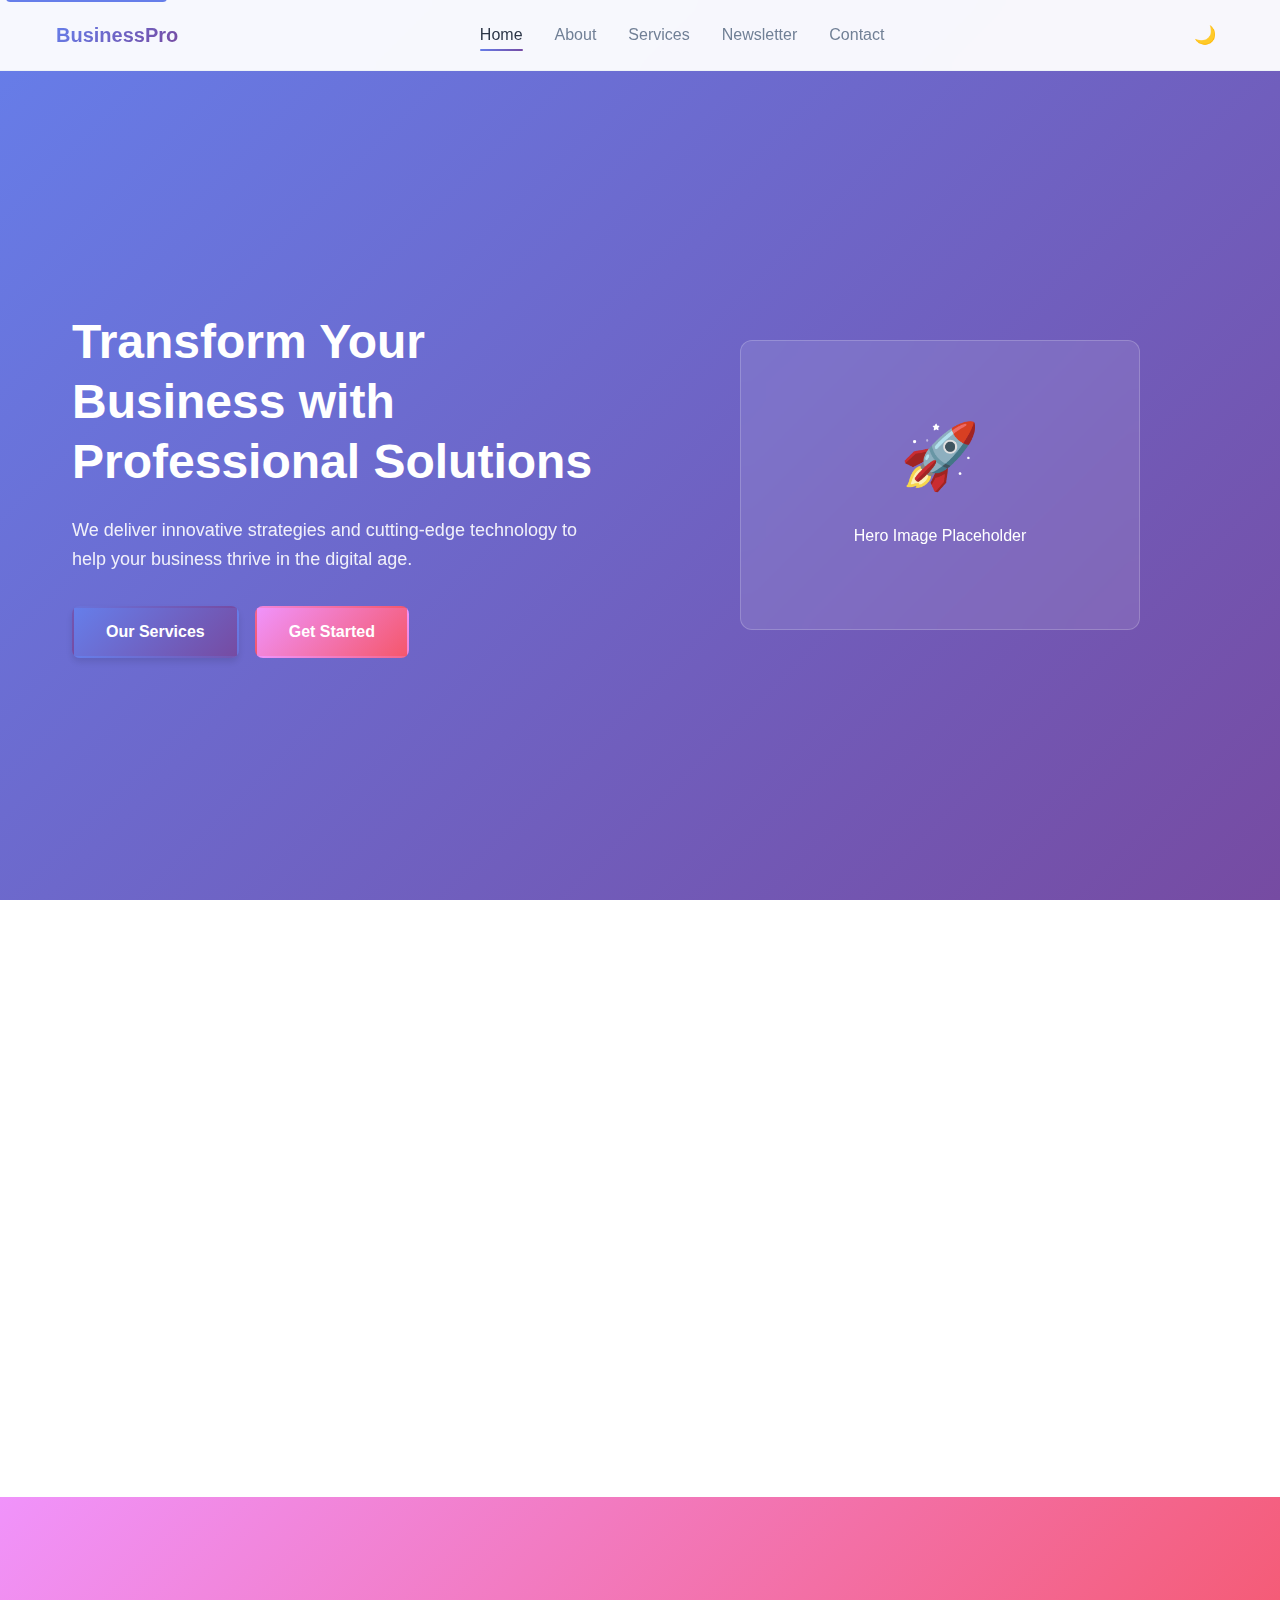
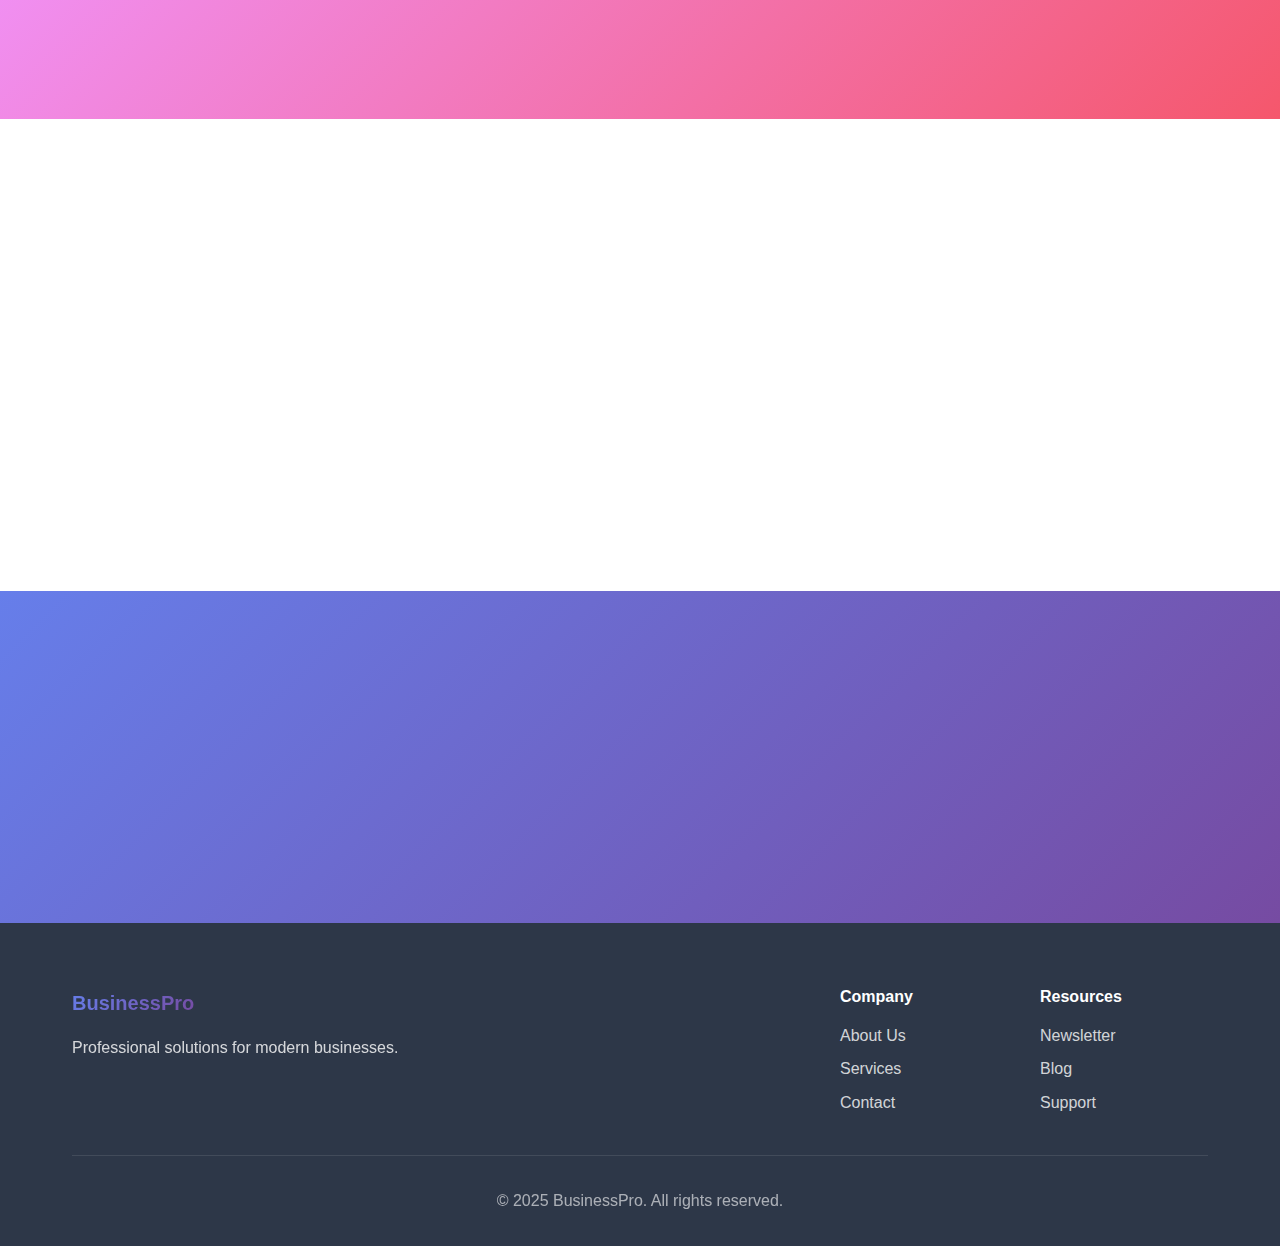
<file: Template1/index.html>
<!DOCTYPE html>
<html lang="en">
<head>
    <meta charset="UTF-8">
    <meta name="viewport" content="width=device-width, initial-scale=1.0">
    <title>BusinessPro - Professional Solutions</title>
    <meta name="description" content="Professional business solutions and services">
    <link rel="stylesheet" href="styles.css">
</head>
<body>
    <header class="header">
        <nav class="nav container">
            <div class="nav__brand">
                <span class="logo">BusinessPro</span>
            </div>
            <ul class="nav__menu">
                <li><a href="index.html" class="nav__link active">Home</a></li>
                <li><a href="about.html" class="nav__link">About</a></li>
                <li><a href="services.html" class="nav__link">Services</a></li>
                <li><a href="newsletter.html" class="nav__link">Newsletter</a></li>
                <li><a href="contact.html" class="nav__link">Contact</a></li>
            </ul>
            <div class="nav__actions">
                <button class="theme-toggle" id="themeToggle">
                    <span class="theme-toggle__icon">🌙</span>
                </button>
                <button class="nav__toggle" id="navToggle">
                    <span></span>
                    <span></span>
                    <span></span>
                </button>
            </div>
        </nav>
    </header>

    <main>
        <!-- Hero Section -->
        <section class="hero gradient-bg">
            <div class="container">
                <div class="hero__content animate-fade-up">
                    <h1 class="hero__title">Transform Your Business with Professional Solutions</h1>
                    <p class="hero__subtitle">We deliver innovative strategies and cutting-edge technology to help your business thrive in the digital age.</p>
                    <div class="hero__actions">
                        <a href="services.html" class="btn btn--primary">Our Services</a>
                        <a href="contact.html" class="btn btn--secondary">Get Started</a>
                    </div>
                </div>
                <div class="hero__visual animate-fade-left">
                    <div class="hero__placeholder">
                        <div class="placeholder-icon">🚀</div>
                        <p>Hero Image Placeholder</p>
                    </div>
                </div>
            </div>
        </section>

        <!-- Features Section -->
        <section class="features section">
            <div class="container">
                <div class="section__header animate-on-scroll">
                    <h2 class="section__title">Why Choose Us</h2>
                    <p class="section__subtitle">Discover the advantages that set us apart from the competition</p>
                </div>
                <div class="features__grid">
                    <div class="feature-card animate-on-scroll">
                        <div class="feature-card__icon">⚡</div>
                        <h3 class="feature-card__title">Lightning Fast</h3>
                        <p class="feature-card__description">Our solutions are optimized for speed and performance, ensuring your business runs smoothly.</p>
                    </div>
                    <div class="feature-card animate-on-scroll">
                        <div class="feature-card__icon">🔒</div>
                        <h3 class="feature-card__title">Secure & Reliable</h3>
                        <p class="feature-card__description">Enterprise-grade security measures protect your data and ensure business continuity.</p>
                    </div>
                    <div class="feature-card animate-on-scroll">
                        <div class="feature-card__icon">🎯</div>
                        <h3 class="feature-card__title">Targeted Solutions</h3>
                        <p class="feature-card__description">Customized strategies tailored to your specific business needs and industry requirements.</p>
                    </div>
                </div>
            </div>
        </section>

        <!-- Stats Section -->
        <section class="stats gradient-bg-secondary">
            <div class="container">
                <div class="stats__grid">
                    <div class="stat-item animate-on-scroll">
                        <div class="stat-item__number">500+</div>
                        <div class="stat-item__label">Happy Clients</div>
                    </div>
                    <div class="stat-item animate-on-scroll">
                        <div class="stat-item__number">1000+</div>
                        <div class="stat-item__label">Projects Completed</div>
                    </div>
                    <div class="stat-item animate-on-scroll">
                        <div class="stat-item__number">24/7</div>
                        <div class="stat-item__label">Support Available</div>
                    </div>
                    <div class="stat-item animate-on-scroll">
                        <div class="stat-item__number">99.9%</div>
                        <div class="stat-item__label">Uptime Guarantee</div>
                    </div>
                </div>
            </div>
        </section>

        <!-- Testimonials Section -->
        <section class="testimonials section">
            <div class="container">
                <div class="section__header animate-on-scroll">
                    <h2 class="section__title">What Our Clients Say</h2>
                    <p class="section__subtitle">Real feedback from businesses that trust us with their success</p>
                </div>
                <div class="testimonials__grid">
                    <div class="testimonial-card animate-on-scroll">
                        <div class="testimonial-card__content">
                            <p>"BusinessPro transformed our operations completely. Their solutions are innovative and their support is exceptional."</p>
                        </div>
                        <div class="testimonial-card__author">
                            <div class="testimonial-card__avatar">👤</div>
                            <div class="testimonial-card__info">
                                <h4>Sarah Johnson</h4>
                                <p>CEO, TechCorp</p>
                            </div>
                        </div>
                    </div>
                    <div class="testimonial-card animate-on-scroll">
                        <div class="testimonial-card__content">
                            <p>"Outstanding results and professional service. We've seen a 200% increase in efficiency since partnering with them."</p>
                        </div>
                        <div class="testimonial-card__author">
                            <div class="testimonial-card__avatar">👤</div>
                            <div class="testimonial-card__info">
                                <h4>Michael Chen</h4>
                                <p>CTO, InnovateLab</p>
                            </div>
                        </div>
                    </div>
                </div>
            </div>
        </section>

        <!-- CTA Section -->
        <section class="cta gradient-bg">
            <div class="container">
                <div class="cta__content animate-on-scroll">
                    <h2 class="cta__title">Ready to Transform Your Business?</h2>
                    <p class="cta__subtitle">Join hundreds of satisfied clients who have revolutionized their operations with our solutions.</p>
                    <div class="cta__actions">
                        <a href="contact.html" class="btn btn--white">Get Started Today</a>
                        <a href="about.html" class="btn btn--outline">Learn More</a>
                    </div>
                </div>
            </div>
        </section>
    </main>

    <footer class="footer">
        <div class="container">
            <div class="footer__content">
                <div class="footer__brand">
                    <span class="logo">BusinessPro</span>
                    <p>Professional solutions for modern businesses.</p>
                </div>
                <div class="footer__links">
                    <div class="footer__group">
                        <h4>Company</h4>
                        <ul>
                            <li><a href="about.html">About Us</a></li>
                            <li><a href="services.html">Services</a></li>
                            <li><a href="contact.html">Contact</a></li>
                        </ul>
                    </div>
                    <div class="footer__group">
                        <h4>Resources</h4>
                        <ul>
                            <li><a href="newsletter.html">Newsletter</a></li>
                            <li><a href="#">Blog</a></li>
                            <li><a href="#">Support</a></li>
                        </ul>
                    </div>
                </div>
            </div>
            <div class="footer__bottom">
                <p>&copy; 2025 BusinessPro. All rights reserved.</p>
            </div>
        </div>
    </footer>

    <script src="scripts.js"></script>
</body>
</html>
</file>
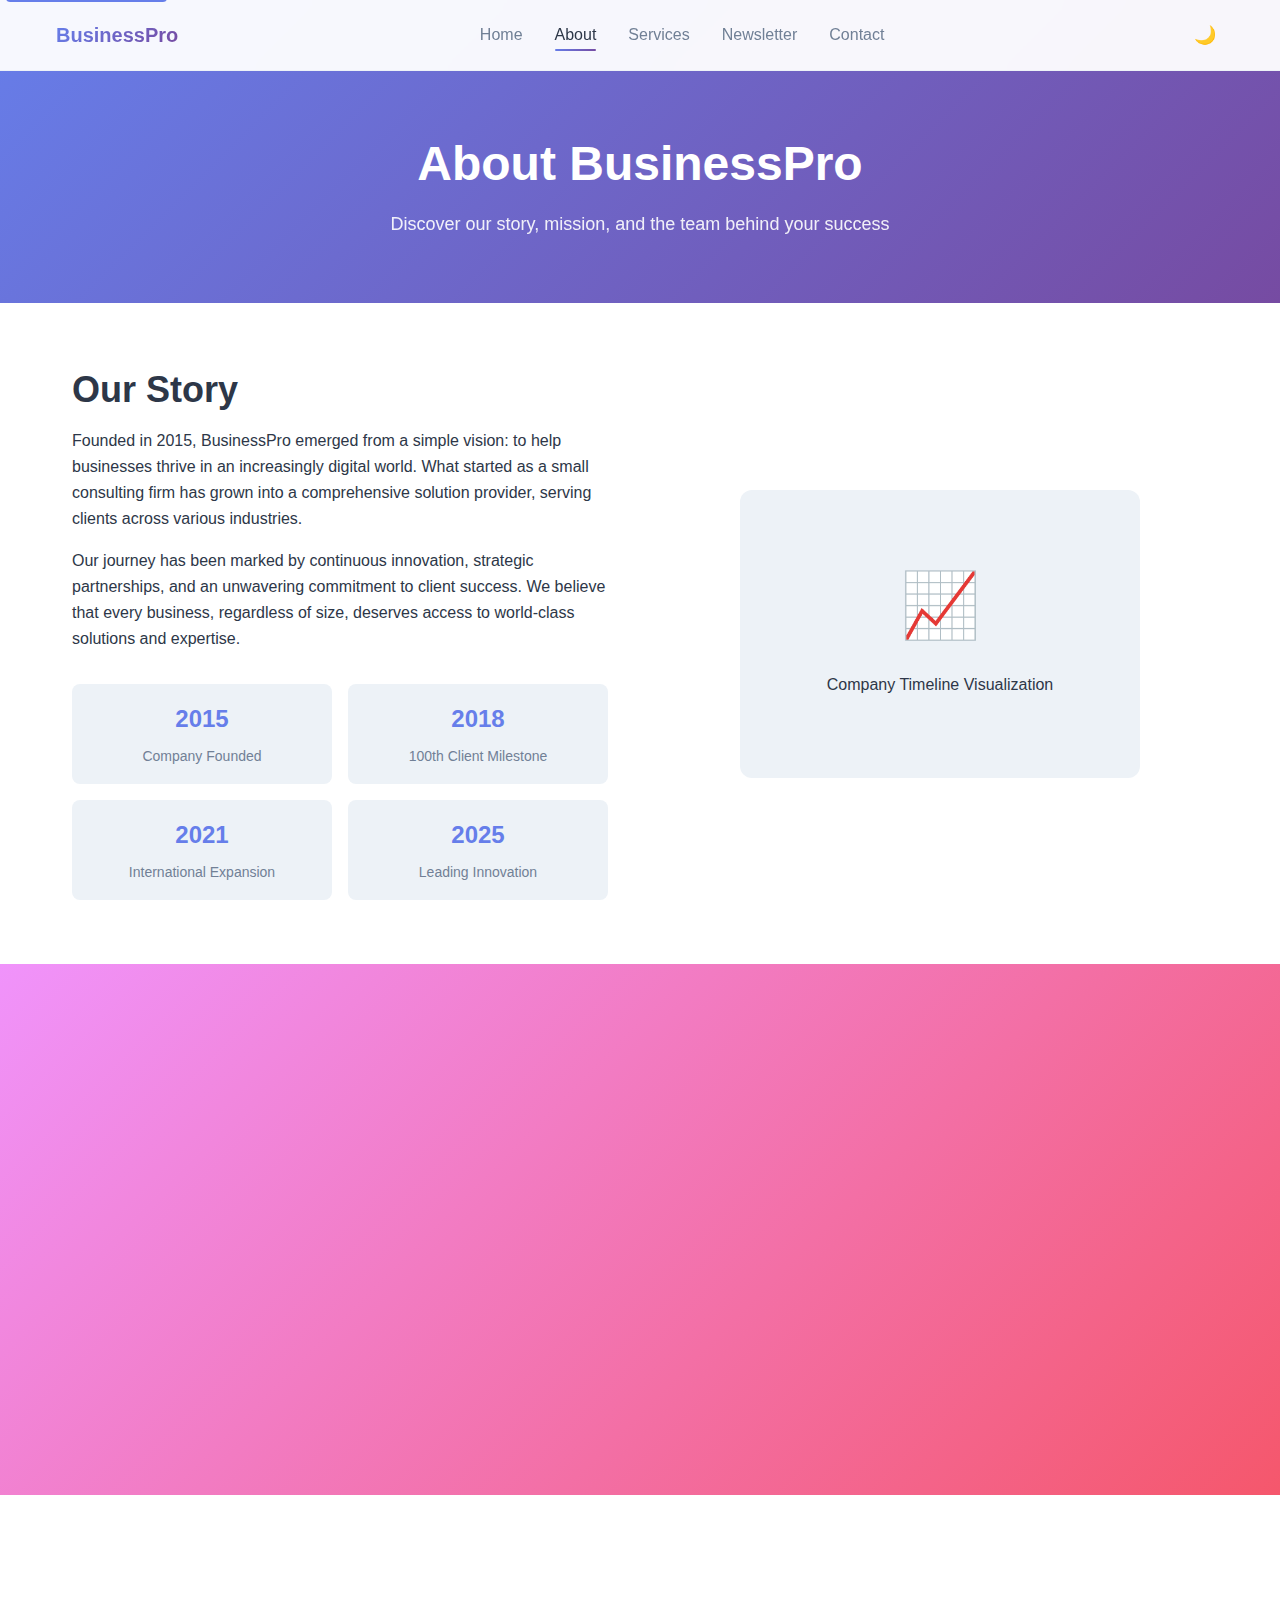
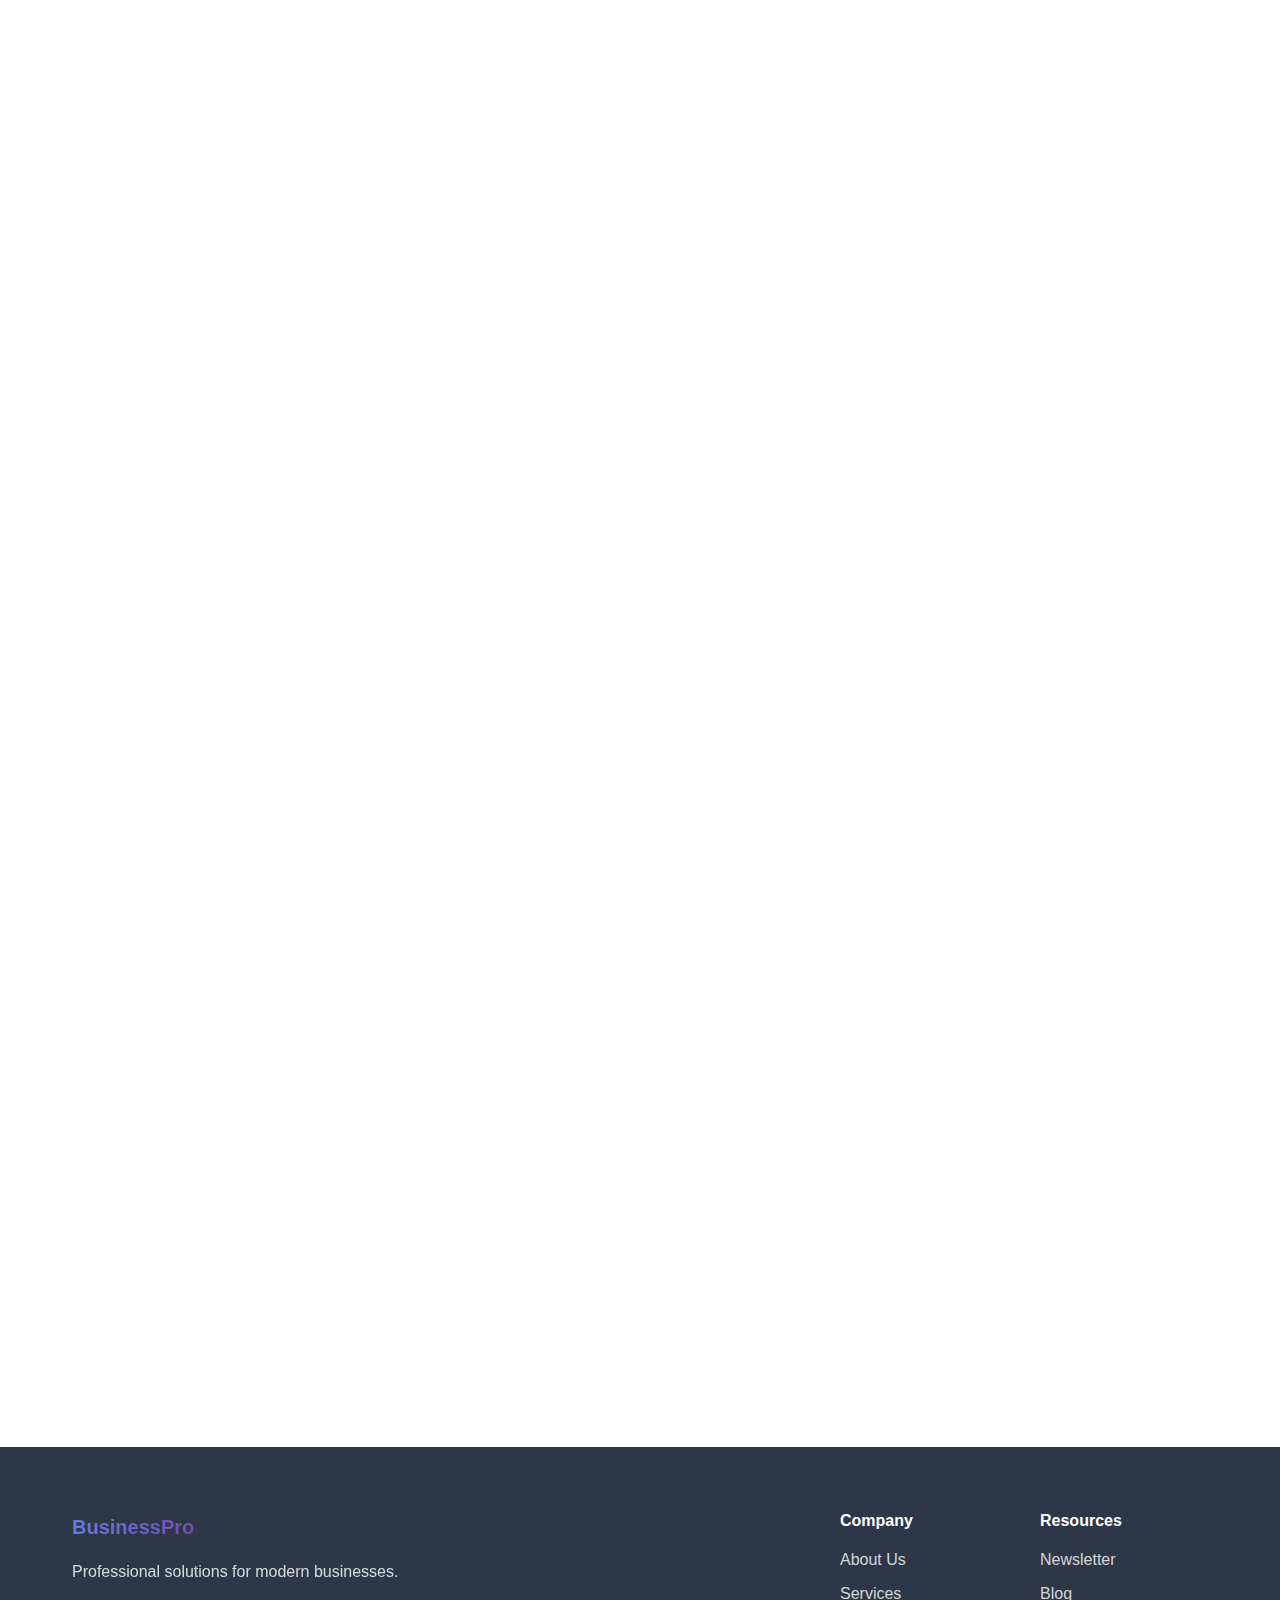
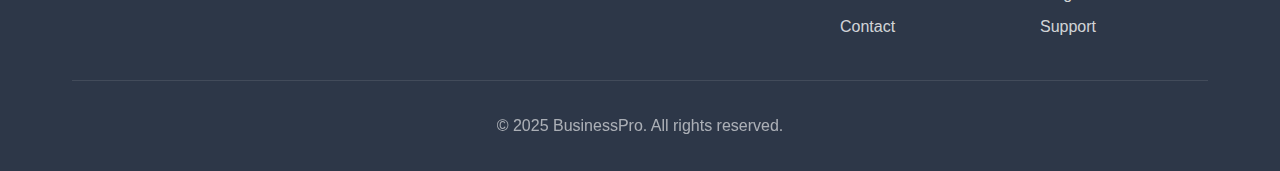
<file: Template1/about.html>
<!DOCTYPE html>
<html lang="en">
<head>
    <meta charset="UTF-8">
    <meta name="viewport" content="width=device-width, initial-scale=1.0">
    <title>About Us - BusinessPro</title>
    <meta name="description" content="Learn about BusinessPro's mission, values, and team">
    <link rel="stylesheet" href="styles.css">
</head>
<body>
    <header class="header">
        <nav class="nav container">
            <div class="nav__brand">
                <span class="logo">BusinessPro</span>
            </div>
            <ul class="nav__menu">
                <li><a href="index.html" class="nav__link">Home</a></li>
                <li><a href="about.html" class="nav__link active">About</a></li>
                <li><a href="services.html" class="nav__link">Services</a></li>
                <li><a href="newsletter.html" class="nav__link">Newsletter</a></li>
                <li><a href="contact.html" class="nav__link">Contact</a></li>
            </ul>
            <div class="nav__actions">
                <button class="theme-toggle" id="themeToggle">
                    <span class="theme-toggle__icon">🌙</span>
                </button>
                <button class="nav__toggle" id="navToggle">
                    <span></span>
                    <span></span>
                    <span></span>
                </button>
            </div>
        </nav>
    </header>

    <main>
        <!-- Page Header -->
        <section class="page-header gradient-bg">
            <div class="container">
                <div class="page-header__content animate-fade-up">
                    <h1 class="page-header__title">About BusinessPro</h1>
                    <p class="page-header__subtitle">Discover our story, mission, and the team behind your success</p>
                </div>
            </div>
        </section>

        <!-- Story Section -->
        <section class="story section">
            <div class="container">
                <div class="story__grid">
                    <div class="story__content animate-on-scroll">
                        <h2 class="section__title">Our Story</h2>
                        <p>Founded in 2015, BusinessPro emerged from a simple vision: to help businesses thrive in an increasingly digital world. What started as a small consulting firm has grown into a comprehensive solution provider, serving clients across various industries.</p>
                        <p>Our journey has been marked by continuous innovation, strategic partnerships, and an unwavering commitment to client success. We believe that every business, regardless of size, deserves access to world-class solutions and expertise.</p>
                        <div class="story__highlights">
                            <div class="highlight">
                                <strong>2015</strong>
                                <span>Company Founded</span>
                            </div>
                            <div class="highlight">
                                <strong>2018</strong>
                                <span>100th Client Milestone</span>
                            </div>
                            <div class="highlight">
                                <strong>2021</strong>
                                <span>International Expansion</span>
                            </div>
                            <div class="highlight">
                                <strong>2025</strong>
                                <span>Leading Innovation</span>
                            </div>
                        </div>
                    </div>
                    <div class="story__visual animate-on-scroll">
                        <div class="story__placeholder">
                            <div class="placeholder-icon">📈</div>
                            <p>Company Timeline Visualization</p>
                        </div>
                    </div>
                </div>
            </div>
        </section>

        <!-- Mission & Values -->
        <section class="mission gradient-bg-secondary">
            <div class="container">
                <div class="section__header animate-on-scroll">
                    <h2 class="section__title">Mission & Values</h2>
                    <p class="section__subtitle">The principles that guide everything we do</p>
                </div>
                <div class="mission__grid">
                    <div class="mission__card animate-on-scroll">
                        <div class="mission__icon">🎯</div>
                        <h3>Our Mission</h3>
                        <p>To empower businesses with innovative solutions that drive growth, efficiency, and sustainable success in the digital economy.</p>
                    </div>
                    <div class="mission__card animate-on-scroll">
                        <div class="mission__icon">💡</div>
                        <h3>Innovation</h3>
                        <p>We continuously explore new technologies and methodologies to provide cutting-edge solutions for our clients.</p>
                    </div>
                    <div class="mission__card animate-on-scroll">
                        <div class="mission__icon">🤝</div>
                        <h3>Partnership</h3>
                        <p>We build lasting relationships with our clients, working as partners to achieve their long-term objectives.</p>
                    </div>
                    <div class="mission__card animate-on-scroll">
                        <div class="mission__icon">🌟</div>
                        <h3>Excellence</h3>
                        <p>We maintain the highest standards in everything we do, from project delivery to customer service.</p>
                    </div>
                </div>
            </div>
        </section>

        <!-- Team Section -->
        <section class="team section">
            <div class="container">
                <div class="section__header animate-on-scroll">
                    <h2 class="section__title">Meet Our Team</h2>
                    <p class="section__subtitle">The talented professionals driving your success</p>
                </div>
                <div class="team__grid">
                    <div class="team-member animate-on-scroll">
                        <div class="team-member__avatar">👨‍💼</div>
                        <h3 class="team-member__name">John Smith</h3>
                        <p class="team-member__role">Chief Executive Officer</p>
                        <p class="team-member__bio">With over 15 years of experience in business strategy and digital transformation, John leads our vision for innovation.</p>
                    </div>
                    <div class="team-member animate-on-scroll">
                        <div class="team-member__avatar">👩‍💻</div>
                        <h3 class="team-member__name">Emily Davis</h3>
                        <p class="team-member__role">Chief Technology Officer</p>
                        <p class="team-member__bio">Emily oversees our technical strategy and ensures we deliver cutting-edge solutions using the latest technologies.</p>
                    </div>
                    <div class="team-member animate-on-scroll">
                        <div class="team-member__avatar">👨‍🎨</div>
                        <h3 class="team-member__name">Michael Rodriguez</h3>
                        <p class="team-member__role">Creative Director</p>
                        <p class="team-member__bio">Michael brings creative vision to our projects, ensuring every solution is both functional and beautifully designed.</p>
                    </div>
                    <div class="team-member animate-on-scroll">
                        <div class="team-member__avatar">👩‍💼</div>
                        <h3 class="team-member__name">Sarah Wilson</h3>
                        <p class="team-member__role">Operations Manager</p>
                        <p class="team-member__bio">Sarah ensures smooth project execution and maintains our high standards of client satisfaction.</p>
                    </div>
                </div>
            </div>
        </section>

        <!-- Awards Section -->
        <section class="awards section">
            <div class="container">
                <div class="section__header animate-on-scroll">
                    <h2 class="section__title">Recognition & Awards</h2>
                    <p class="section__subtitle">Industry recognition for our excellence and innovation</p>
                </div>
                <div class="awards__grid">
                    <div class="award-item animate-on-scroll">
                        <div class="award-item__icon">🏆</div>
                        <h3>Best Business Solution 2024</h3>
                        <p>Tech Innovation Awards</p>
                    </div>
                    <div class="award-item animate-on-scroll">
                        <div class="award-item__icon">⭐</div>
                        <h3>Top Employer 2024</h3>
                        <p>Industry Leadership Council</p>
                    </div>
                    <div class="award-item animate-on-scroll">
                        <div class="award-item__icon">🌟</div>
                        <h3>Customer Choice Award</h3>
                        <p>Business Excellence Network</p>
                    </div>
                </div>
            </div>
        </section>
    </main>

    <footer class="footer">
        <div class="container">
            <div class="footer__content">
                <div class="footer__brand">
                    <span class="logo">BusinessPro</span>
                    <p>Professional solutions for modern businesses.</p>
                </div>
                <div class="footer__links">
                    <div class="footer__group">
                        <h4>Company</h4>
                        <ul>
                            <li><a href="about.html">About Us</a></li>
                            <li><a href="services.html">Services</a></li>
                            <li><a href="contact.html">Contact</a></li>
                        </ul>
                    </div>
                    <div class="footer__group">
                        <h4>Resources</h4>
                        <ul>
                            <li><a href="newsletter.html">Newsletter</a></li>
                            <li><a href="#">Blog</a></li>
                            <li><a href="#">Support</a></li>
                        </ul>
                    </div>
                </div>
            </div>
            <div class="footer__bottom">
                <p>&copy; 2025 BusinessPro. All rights reserved.</p>
            </div>
        </div>
    </footer>

    <script src="scripts.js"></script>
</body>
</html>
</file>
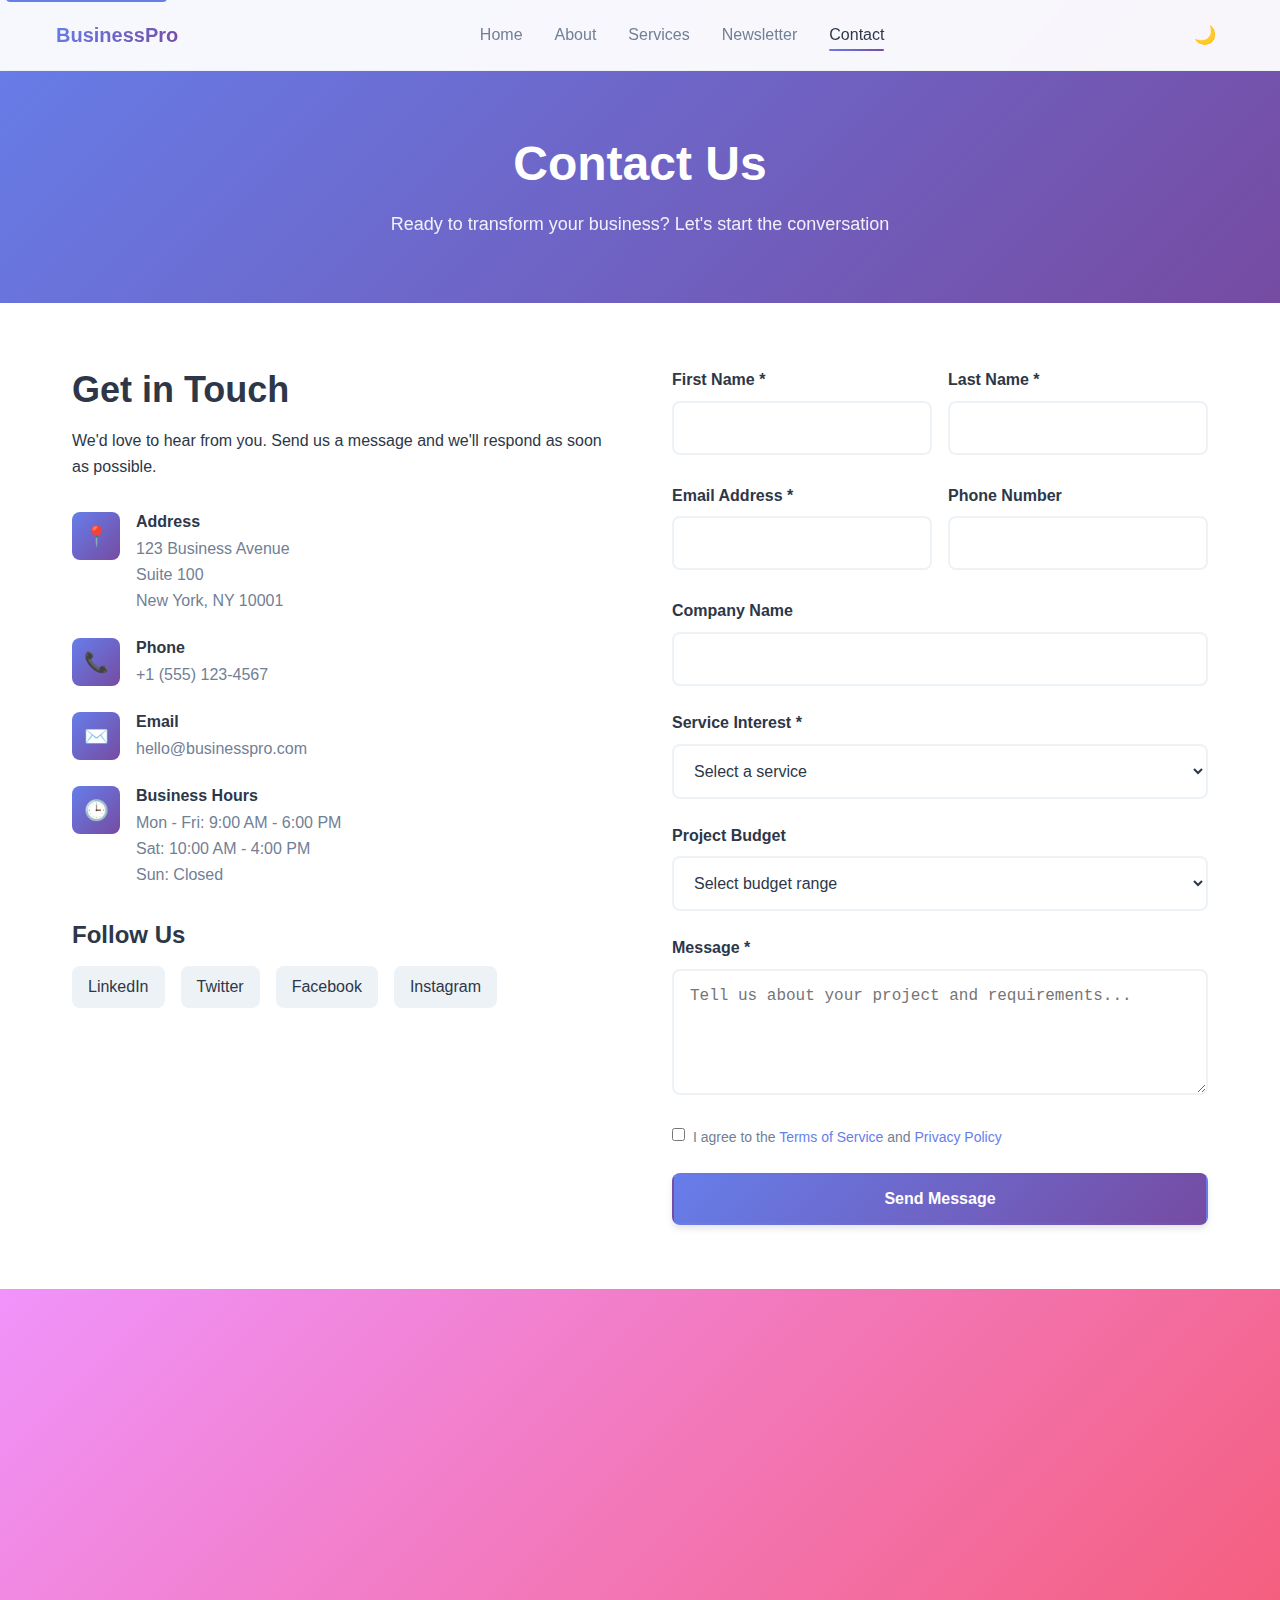
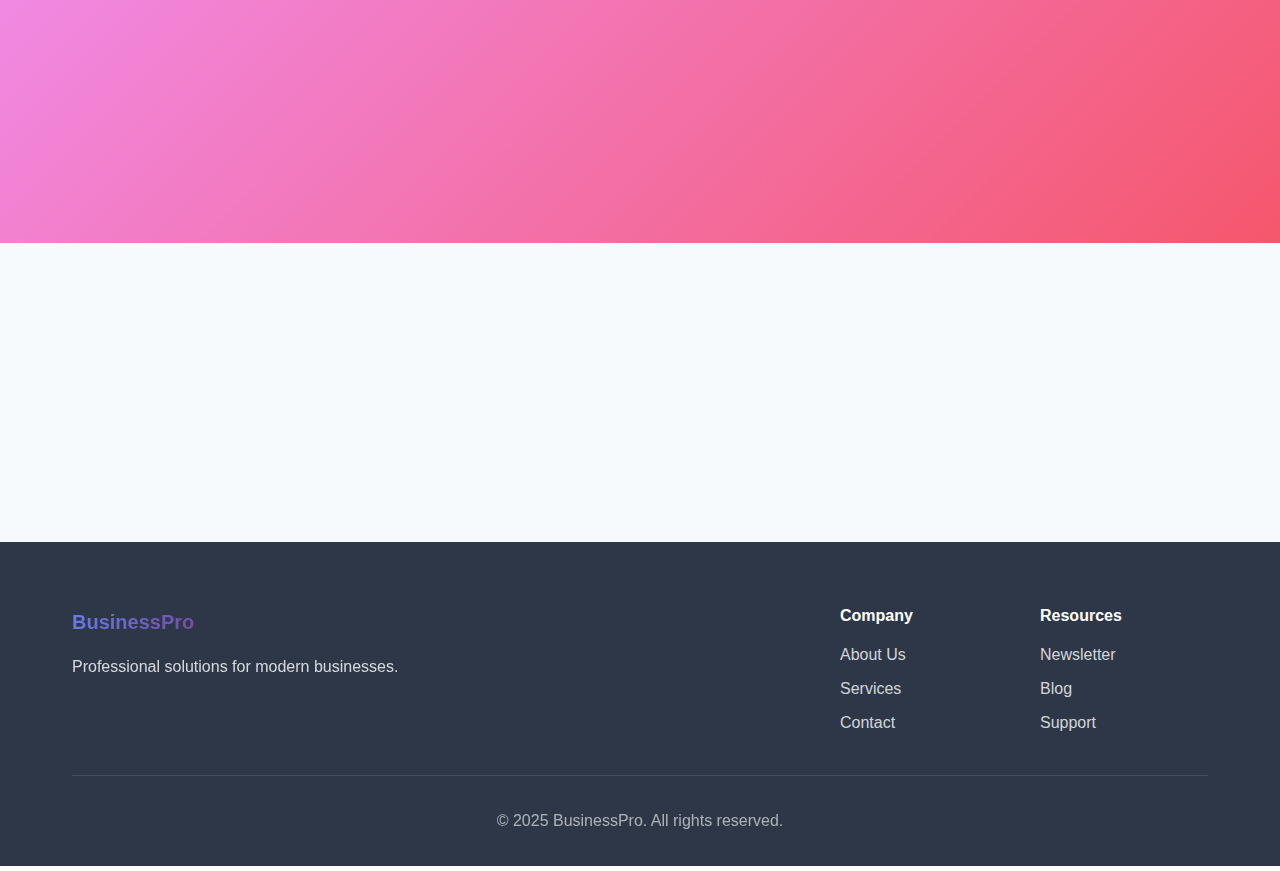
<file: Template1/contact.html>
<!DOCTYPE html>
<html lang="en">
<head>
    <meta charset="UTF-8">
    <meta name="viewport" content="width=device-width, initial-scale=1.0">
    <title>Contact Us - BusinessPro</title>
    <meta name="description" content="Get in touch with BusinessPro for expert business solutions">
    <link rel="stylesheet" href="styles.css">
</head>
<body>
    <header class="header">
        <nav class="nav container">
            <div class="nav__brand">
                <span class="logo">BusinessPro</span>
            </div>
            <ul class="nav__menu">
                <li><a href="index.html" class="nav__link">Home</a></li>
                <li><a href="about.html" class="nav__link">About</a></li>
                <li><a href="services.html" class="nav__link">Services</a></li>
                <li><a href="newsletter.html" class="nav__link">Newsletter</a></li>
                <li><a href="contact.html" class="nav__link active">Contact</a></li>
            </ul>
            <div class="nav__actions">
                <button class="theme-toggle" id="themeToggle">
                    <span class="theme-toggle__icon">🌙</span>
                </button>
                <button class="nav__toggle" id="navToggle">
                    <span></span>
                    <span></span>
                    <span></span>
                </button>
            </div>
        </nav>
    </header>

    <main>
        <!-- Page Header -->
        <section class="page-header gradient-bg">
            <div class="container">
                <div class="page-header__content animate-fade-up">
                    <h1 class="page-header__title">Contact Us</h1>
                    <p class="page-header__subtitle">Ready to transform your business? Let's start the conversation</p>
                </div>
            </div>
        </section>

        <!-- Contact Section -->
        <section class="contact section">
            <div class="container">
                <div class="contact__content">
                    <!-- Contact Information -->
                    <div class="contact__info animate-on-scroll">
                        <h2>Get in Touch</h2>
                        <p>We'd love to hear from you. Send us a message and we'll respond as soon as possible.</p>
                        
                        <div class="contact__details">
                            <div class="contact__item">
                                <div class="contact__icon">📍</div>
                                <div class="contact__text">
                                    <h4>Address</h4>
                                    <p>123 Business Avenue<br>Suite 100<br>New York, NY 10001</p>
                                </div>
                            </div>
                            <div class="contact__item">
                                <div class="contact__icon">📞</div>
                                <div class="contact__text">
                                    <h4>Phone</h4>
                                    <p>+1 (555) 123-4567</p>
                                </div>
                            </div>
                            <div class="contact__item">
                                <div class="contact__icon">✉️</div>
                                <div class="contact__text">
                                    <h4>Email</h4>
                                    <p>hello@businesspro.com</p>
                                </div>
                            </div>
                            <div class="contact__item">
                                <div class="contact__icon">🕒</div>
                                <div class="contact__text">
                                    <h4>Business Hours</h4>
                                    <p>Mon - Fri: 9:00 AM - 6:00 PM<br>Sat: 10:00 AM - 4:00 PM<br>Sun: Closed</p>
                                </div>
                            </div>
                        </div>

                        <div class="contact__social">
                            <h4>Follow Us</h4>
                            <div class="social__links">
                                <a href="#" class="social__link">LinkedIn</a>
                                <a href="#" class="social__link">Twitter</a>
                                <a href="#" class="social__link">Facebook</a>
                                <a href="#" class="social__link">Instagram</a>
                            </div>
                        </div>
                    </div>

                    <!-- Contact Form -->
                    <div class="contact__form animate-on-scroll">
                        <form class="form" id="contactForm">
                            <div class="form-row">
                                <div class="form-group">
                                    <label for="firstName" class="form-label">First Name *</label>
                                    <input type="text" id="firstName" name="firstName" class="form-input" required>
                                    <span class="form-error" id="firstName-error"></span>
                                </div>
                                <div class="form-group">
                                    <label for="lastName" class="form-label">Last Name *</label>
                                    <input type="text" id="lastName" name="lastName" class="form-input" required>
                                    <span class="form-error" id="lastName-error"></span>
                                </div>
                            </div>
                            
                            <div class="form-row">
                                <div class="form-group">
                                    <label for="email" class="form-label">Email Address *</label>
                                    <input type="email" id="email" name="email" class="form-input" required>
                                    <span class="form-error" id="email-error"></span>
                                </div>
                                <div class="form-group">
                                    <label for="phone" class="form-label">Phone Number</label>
                                    <input type="tel" id="phone" name="phone" class="form-input">
                                    <span class="form-error" id="phone-error"></span>
                                </div>
                            </div>

                            <div class="form-group">
                                <label for="company" class="form-label">Company Name</label>
                                <input type="text" id="company" name="company" class="form-input">
                            </div>

                            <div class="form-group">
                                <label for="service" class="form-label">Service Interest *</label>
                                <select id="service" name="service" class="form-select" required>
                                    <option value="">Select a service</option>
                                    <option value="digital-transformation">Digital Transformation</option>
                                    <option value="business-analytics">Business Analytics</option>
                                    <option value="cybersecurity">Cybersecurity Solutions</option>
                                    <option value="web-development">Web Development</option>
                                    <option value="mobile-solutions">Mobile Solutions</option>
                                    <option value="strategic-consulting">Strategic Consulting</option>
                                    <option value="other">Other</option>
                                </select>
                                <span class="form-error" id="service-error"></span>
                            </div>

                            <div class="form-group">
                                <label for="budget" class="form-label">Project Budget</label>
                                <select id="budget" name="budget" class="form-select">
                                    <option value="">Select budget range</option>
                                    <option value="under-5k">Under $5,000</option>
                                    <option value="5k-10k">$5,000 - $10,000</option>
                                    <option value="10k-25k">$10,000 - $25,000</option>
                                    <option value="25k-50k">$25,000 - $50,000</option>
                                    <option value="50k-plus">$50,000+</option>
                                </select>
                            </div>

                            <div class="form-group">
                                <label for="message" class="form-label">Message *</label>
                                <textarea id="message" name="message" rows="5" class="form-textarea" placeholder="Tell us about your project and requirements..." required></textarea>
                                <span class="form-error" id="message-error"></span>
                            </div>

                            <div class="form-group checkbox-group">
                                <input type="checkbox" id="consent" name="consent" required>
                                <label for="consent" class="checkbox-label">
                                    I agree to the <a href="#">Terms of Service</a> and <a href="#">Privacy Policy</a>
                                </label>
                                <span class="form-error" id="consent-error"></span>
                            </div>

                            <button type="submit" class="btn btn--primary btn--full">Send Message</button>
                        </form>
                    </div>
                </div>
            </div>
        </section>

        <!-- Map Section -->
        <section class="map gradient-bg-secondary">
            <div class="container">
                <div class="section__header animate-on-scroll">
                    <h2 class="section__title">Visit Our Office</h2>
                    <p class="section__subtitle">We're located in the heart of the business district</p>
                </div>
                <div class="map__placeholder animate-on-scroll">
                    <div class="placeholder-icon">🗺️</div>
                    <p>Interactive Map Placeholder</p>
                    <small>123 Business Avenue, Suite 100, New York, NY 10001</small>
                </div>
            </div>
        </section>

        <!-- Quick Contact -->
        <section class="quick-contact section">
            <div class="container">
                <div class="quick-contact__content animate-on-scroll">
                    <h2>Need Immediate Assistance?</h2>
                    <p>For urgent inquiries or immediate support, reach out to us directly:</p>
                    <div class="quick-contact__actions">
                        <a href="tel:+15551234567" class="btn btn--primary">
                            📞 Call Now
                        </a>
                        <a href="mailto:hello@businesspro.com" class="btn btn--secondary">
                            ✉️ Email Us
                        </a>
                    </div>
                </div>
            </div>
        </section>
    </main>

    <footer class="footer">
        <div class="container">
            <div class="footer__content">
                <div class="footer__brand">
                    <span class="logo">BusinessPro</span>
                    <p>Professional solutions for modern businesses.</p>
                </div>
                <div class="footer__links">
                    <div class="footer__group">
                        <h4>Company</h4>
                        <ul>
                            <li><a href="about.html">About Us</a></li>
                            <li><a href="services.html">Services</a></li>
                            <li><a href="contact.html">Contact</a></li>
                        </ul>
                    </div>
                    <div class="footer__group">
                        <h4>Resources</h4>
                        <ul>
                            <li><a href="newsletter.html">Newsletter</a></li>
                            <li><a href="#">Blog</a></li>
                            <li><a href="#">Support</a></li>
                        </ul>
                    </div>
                </div>
            </div>
            <div class="footer__bottom">
                <p>&copy; 2025 BusinessPro. All rights reserved.</p>
            </div>
        </div>
    </footer>

    <script src="scripts.js"></script>
</body>
</html>
</file>
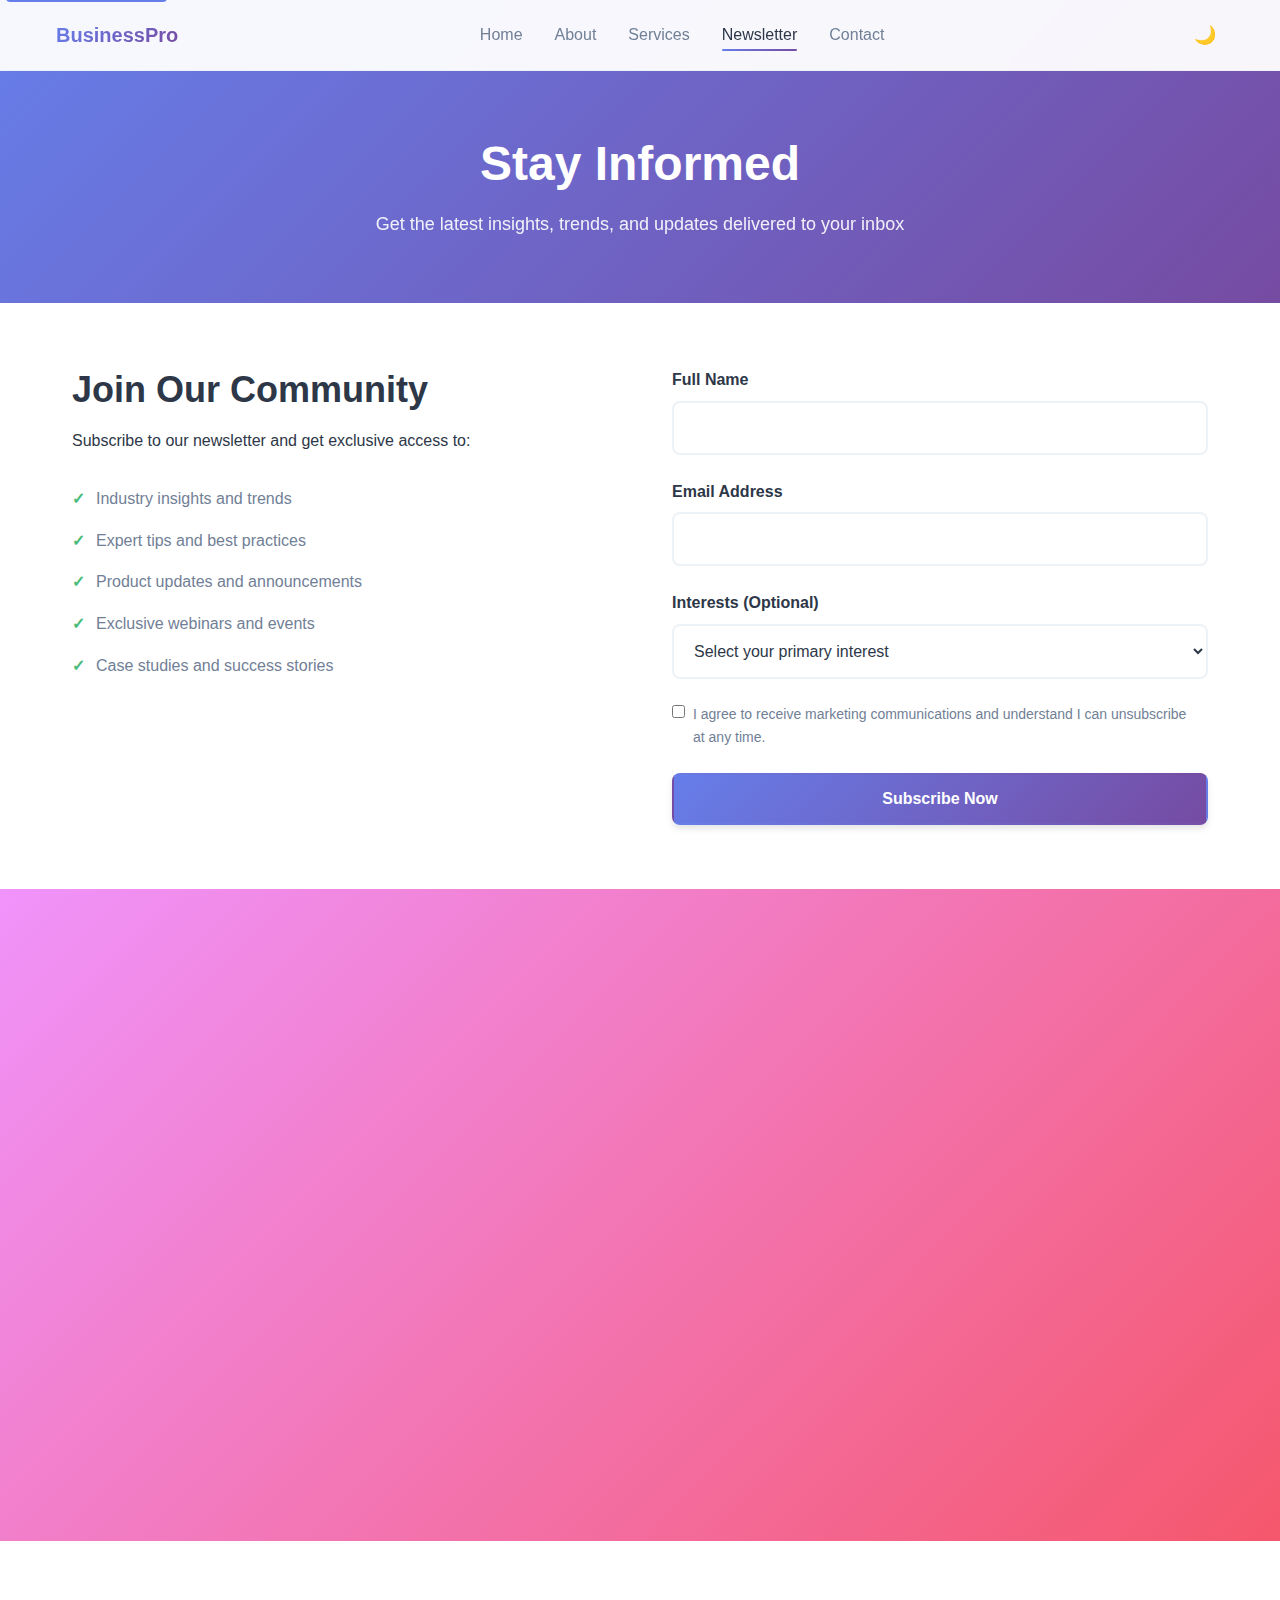
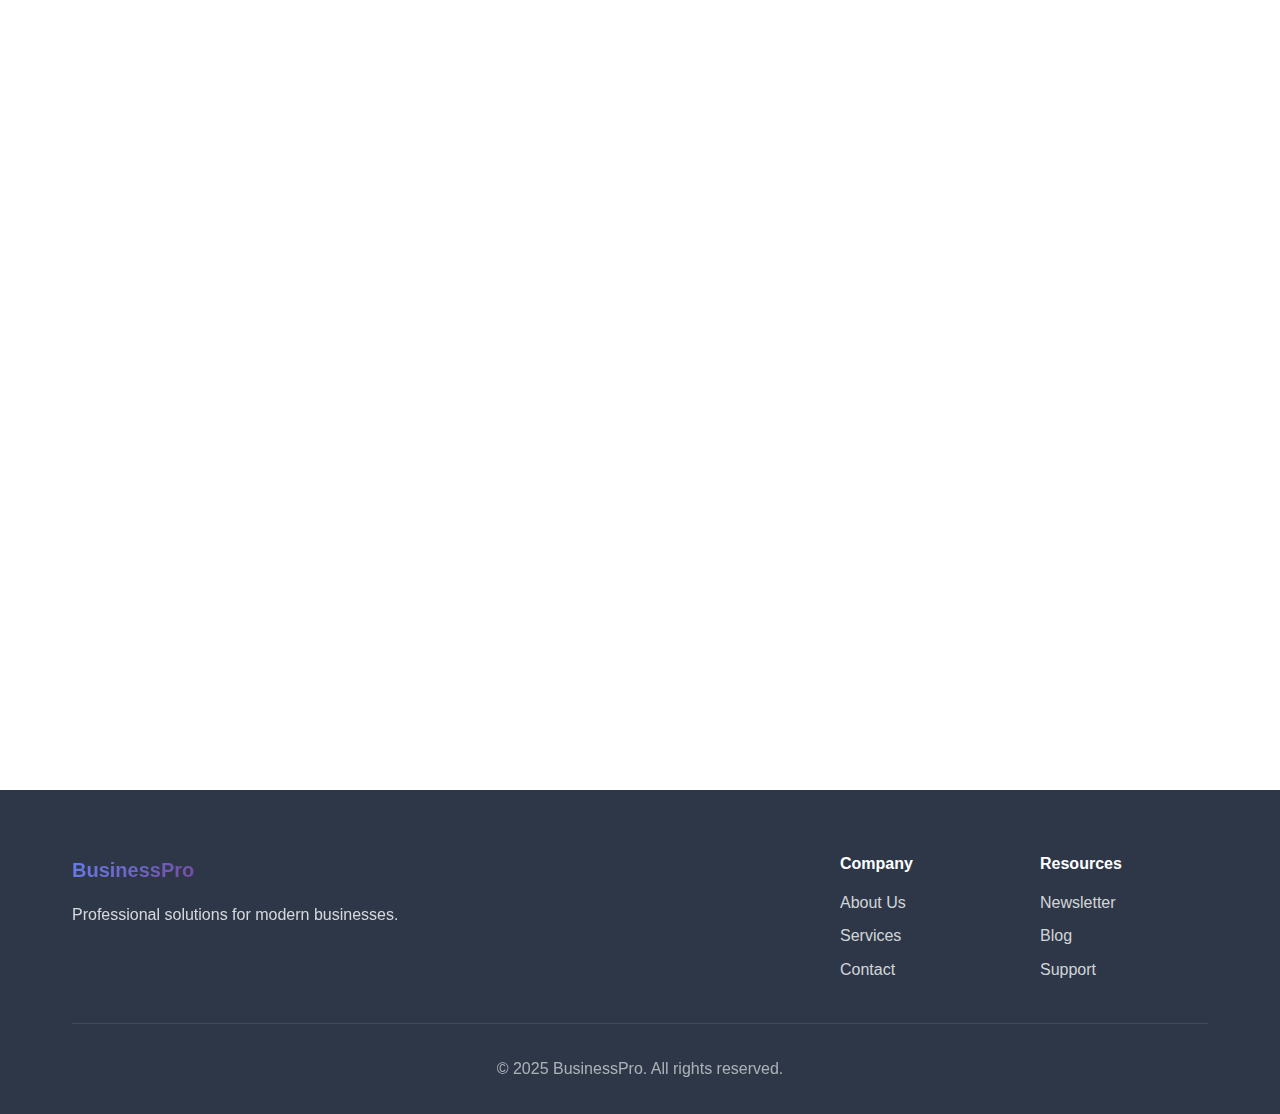
<file: Template1/newsletter.html>
<!DOCTYPE html>
<html lang="en">
<head>
    <meta charset="UTF-8">
    <meta name="viewport" content="width=device-width, initial-scale=1.0">
    <title>Newsletter - BusinessPro</title>
    <meta name="description" content="Stay updated with BusinessPro's latest insights and industry news">
    <link rel="stylesheet" href="styles.css">
</head>
<body>
    <header class="header">
        <nav class="nav container">
            <div class="nav__brand">
                <span class="logo">BusinessPro</span>
            </div>
            <ul class="nav__menu">
                <li><a href="index.html" class="nav__link">Home</a></li>
                <li><a href="about.html" class="nav__link">About</a></li>
                <li><a href="services.html" class="nav__link">Services</a></li>
                <li><a href="newsletter.html" class="nav__link active">Newsletter</a></li>
                <li><a href="contact.html" class="nav__link">Contact</a></li>
            </ul>
            <div class="nav__actions">
                <button class="theme-toggle" id="themeToggle">
                    <span class="theme-toggle__icon">🌙</span>
                </button>
                <button class="nav__toggle" id="navToggle">
                    <span></span>
                    <span></span>
                    <span></span>
                </button>
            </div>
        </nav>
    </header>

    <main>
        <!-- Page Header -->
        <section class="page-header gradient-bg">
            <div class="container">
                <div class="page-header__content animate-fade-up">
                    <h1 class="page-header__title">Stay Informed</h1>
                    <p class="page-header__subtitle">Get the latest insights, trends, and updates delivered to your inbox</p>
                </div>
            </div>
        </section>

        <!-- Newsletter Signup -->
        <section class="newsletter-signup section">
            <div class="container">
                <div class="newsletter-signup__content">
                    <div class="newsletter-signup__info animate-on-scroll">
                        <h2>Join Our Community</h2>
                        <p>Subscribe to our newsletter and get exclusive access to:</p>
                        <ul class="newsletter-benefits">
                            <li>Industry insights and trends</li>
                            <li>Expert tips and best practices</li>
                            <li>Product updates and announcements</li>
                            <li>Exclusive webinars and events</li>
                            <li>Case studies and success stories</li>
                        </ul>
                    </div>
                    <div class="newsletter-signup__form animate-on-scroll">
                        <form class="newsletter-form" id="newsletterForm">
                            <div class="form-group">
                                <label for="newsletter-name" class="form-label">Full Name</label>
                                <input type="text" id="newsletter-name" name="name" class="form-input" required>
                                <span class="form-error" id="name-error"></span>
                            </div>
                            <div class="form-group">
                                <label for="newsletter-email" class="form-label">Email Address</label>
                                <input type="email" id="newsletter-email" name="email" class="form-input" required>
                                <span class="form-error" id="email-error"></span>
                            </div>
                            <div class="form-group">
                                <label for="newsletter-interests" class="form-label">Interests (Optional)</label>
                                <select id="newsletter-interests" name="interests" class="form-select">
                                    <option value="">Select your primary interest</option>
                                    <option value="digital-transformation">Digital Transformation</option>
                                    <option value="business-analytics">Business Analytics</option>
                                    <option value="cybersecurity">Cybersecurity</option>
                                    <option value="web-development">Web Development</option>
                                    <option value="mobile-solutions">Mobile Solutions</option>
                                    <option value="strategic-consulting">Strategic Consulting</option>
                                </select>
                            </div>
                            <div class="form-group checkbox-group">
                                <input type="checkbox" id="newsletter-consent" name="consent" required>
                                <label for="newsletter-consent" class="checkbox-label">
                                    I agree to receive marketing communications and understand I can unsubscribe at any time.
                                </label>
                                <span class="form-error" id="consent-error"></span>
                            </div>
                            <button type="submit" class="btn btn--primary btn--full">Subscribe Now</button>
                        </form>
                    </div>
                </div>
            </div>
        </section>

        <!-- Recent Articles -->
        <section class="recent-articles gradient-bg-secondary">
            <div class="container">
                <div class="section__header animate-on-scroll">
                    <h2 class="section__title">Recent Articles</h2>
                    <p class="section__subtitle">Catch up on our latest insights and industry analysis</p>
                </div>
                <div class="articles__grid">
                    <article class="article-card animate-on-scroll">
                        <div class="article-card__header">
                            <div class="article-card__image">
                                <div class="placeholder-icon">📊</div>
                            </div>
                            <div class="article-card__meta">
                                <span class="article-card__category">Analytics</span>
                                <span class="article-card__date">January 15, 2025</span>
                            </div>
                        </div>
                        <div class="article-card__content">
                            <h3 class="article-card__title">The Future of Business Analytics: AI-Powered Insights</h3>
                            <p class="article-card__excerpt">Discover how artificial intelligence is revolutionizing business analytics and what it means for your data strategy.</p>
                            <a href="#" class="article-card__link">Read More</a>
                        </div>
                    </article>

                    <article class="article-card animate-on-scroll">
                        <div class="article-card__header">
                            <div class="article-card__image">
                                <div class="placeholder-icon">🔒</div>
                            </div>
                            <div class="article-card__meta">
                                <span class="article-card__category">Security</span>
                                <span class="article-card__date">January 12, 2025</span>
                            </div>
                        </div>
                        <div class="article-card__content">
                            <h3 class="article-card__title">Cybersecurity Trends to Watch in 2025</h3>
                            <p class="article-card__excerpt">Stay ahead of emerging cybersecurity threats with our comprehensive guide to the latest security trends and best practices.</p>
                            <a href="#" class="article-card__link">Read More</a>
                        </div>
                    </article>

                    <article class="article-card animate-on-scroll">
                        <div class="article-card__header">
                            <div class="article-card__image">
                                <div class="placeholder-icon">🚀</div>
                            </div>
                            <div class="article-card__meta">
                                <span class="article-card__category">Digital Transformation</span>
                                <span class="article-card__date">January 10, 2025</span>
                            </div>
                        </div>
                        <div class="article-card__content">
                            <h3 class="article-card__title">Digital Transformation Success Stories</h3>
                            <p class="article-card__excerpt">Learn from real-world examples of successful digital transformation initiatives and the strategies that made them work.</p>
                            <a href="#" class="article-card__link">Read More</a>
                        </div>
                    </article>
                </div>
            </div>
        </section>

        <!-- Newsletter Stats -->
        <section class="newsletter-stats section">
            <div class="container">
                <div class="section__header animate-on-scroll">
                    <h2 class="section__title">Join Thousands of Subscribers</h2>
                    <p class="section__subtitle">Be part of our growing community of business professionals</p>
                </div>
                <div class="stats__grid">
                    <div class="stat-item animate-on-scroll">
                        <div class="stat-item__number">15,000+</div>
                        <div class="stat-item__label">Active Subscribers</div>
                    </div>
                    <div class="stat-item animate-on-scroll">
                        <div class="stat-item__number">95%</div>
                        <div class="stat-item__label">Open Rate</div>
                    </div>
                    <div class="stat-item animate-on-scroll">
                        <div class="stat-item__number">Weekly</div>
                        <div class="stat-item__label">Quality Content</div>
                    </div>
                    <div class="stat-item animate-on-scroll">
                        <div class="stat-item__number">5★</div>
                        <div class="stat-item__label">Average Rating</div>
                    </div>
                </div>
            </div>
        </section>

        <!-- Testimonials -->
        <section class="testimonials section">
            <div class="container">
                <div class="section__header animate-on-scroll">
                    <h2 class="section__title">What Subscribers Say</h2>
                    <p class="section__subtitle">Hear from our community about the value of our newsletter</p>
                </div>
                <div class="testimonials__grid">
                    <div class="testimonial-card animate-on-scroll">
                        <div class="testimonial-card__content">
                            <p>"The insights shared in BusinessPro's newsletter have been invaluable for our strategic planning. Highly recommended!"</p>
                        </div>
                        <div class="testimonial-card__author">
                            <div class="testimonial-card__avatar">👤</div>
                            <div class="testimonial-card__info">
                                <h4>Jennifer Liu</h4>
                                <p>Strategy Director, GrowthCorp</p>
                            </div>
                        </div>
                    </div>
                    <div class="testimonial-card animate-on-scroll">
                        <div class="testimonial-card__content">
                            <p>"I look forward to every issue. The content is always relevant, actionable, and perfectly timed with industry trends."</p>
                        </div>
                        <div class="testimonial-card__author">
                            <div class="testimonial-card__avatar">👤</div>
                            <div class="testimonial-card__info">
                                <h4>David Park</h4>
                                <p>CTO, TechFlow Solutions</p>
                            </div>
                        </div>
                    </div>
                </div>
            </div>
        </section>
    </main>

    <footer class="footer">
        <div class="container">
            <div class="footer__content">
                <div class="footer__brand">
                    <span class="logo">BusinessPro</span>
                    <p>Professional solutions for modern businesses.</p>
                </div>
                <div class="footer__links">
                    <div class="footer__group">
                        <h4>Company</h4>
                        <ul>
                            <li><a href="about.html">About Us</a></li>
                            <li><a href="services.html">Services</a></li>
                            <li><a href="contact.html">Contact</a></li>
                        </ul>
                    </div>
                    <div class="footer__group">
                        <h4>Resources</h4>
                        <ul>
                            <li><a href="newsletter.html">Newsletter</a></li>
                            <li><a href="#">Blog</a></li>
                            <li><a href="#">Support</a></li>
                        </ul>
                    </div>
                </div>
            </div>
            <div class="footer__bottom">
                <p>&copy; 2025 BusinessPro. All rights reserved.</p>
            </div>
        </div>
    </footer>

    <script src="scripts.js"></script>
</body>
</html>
</file>
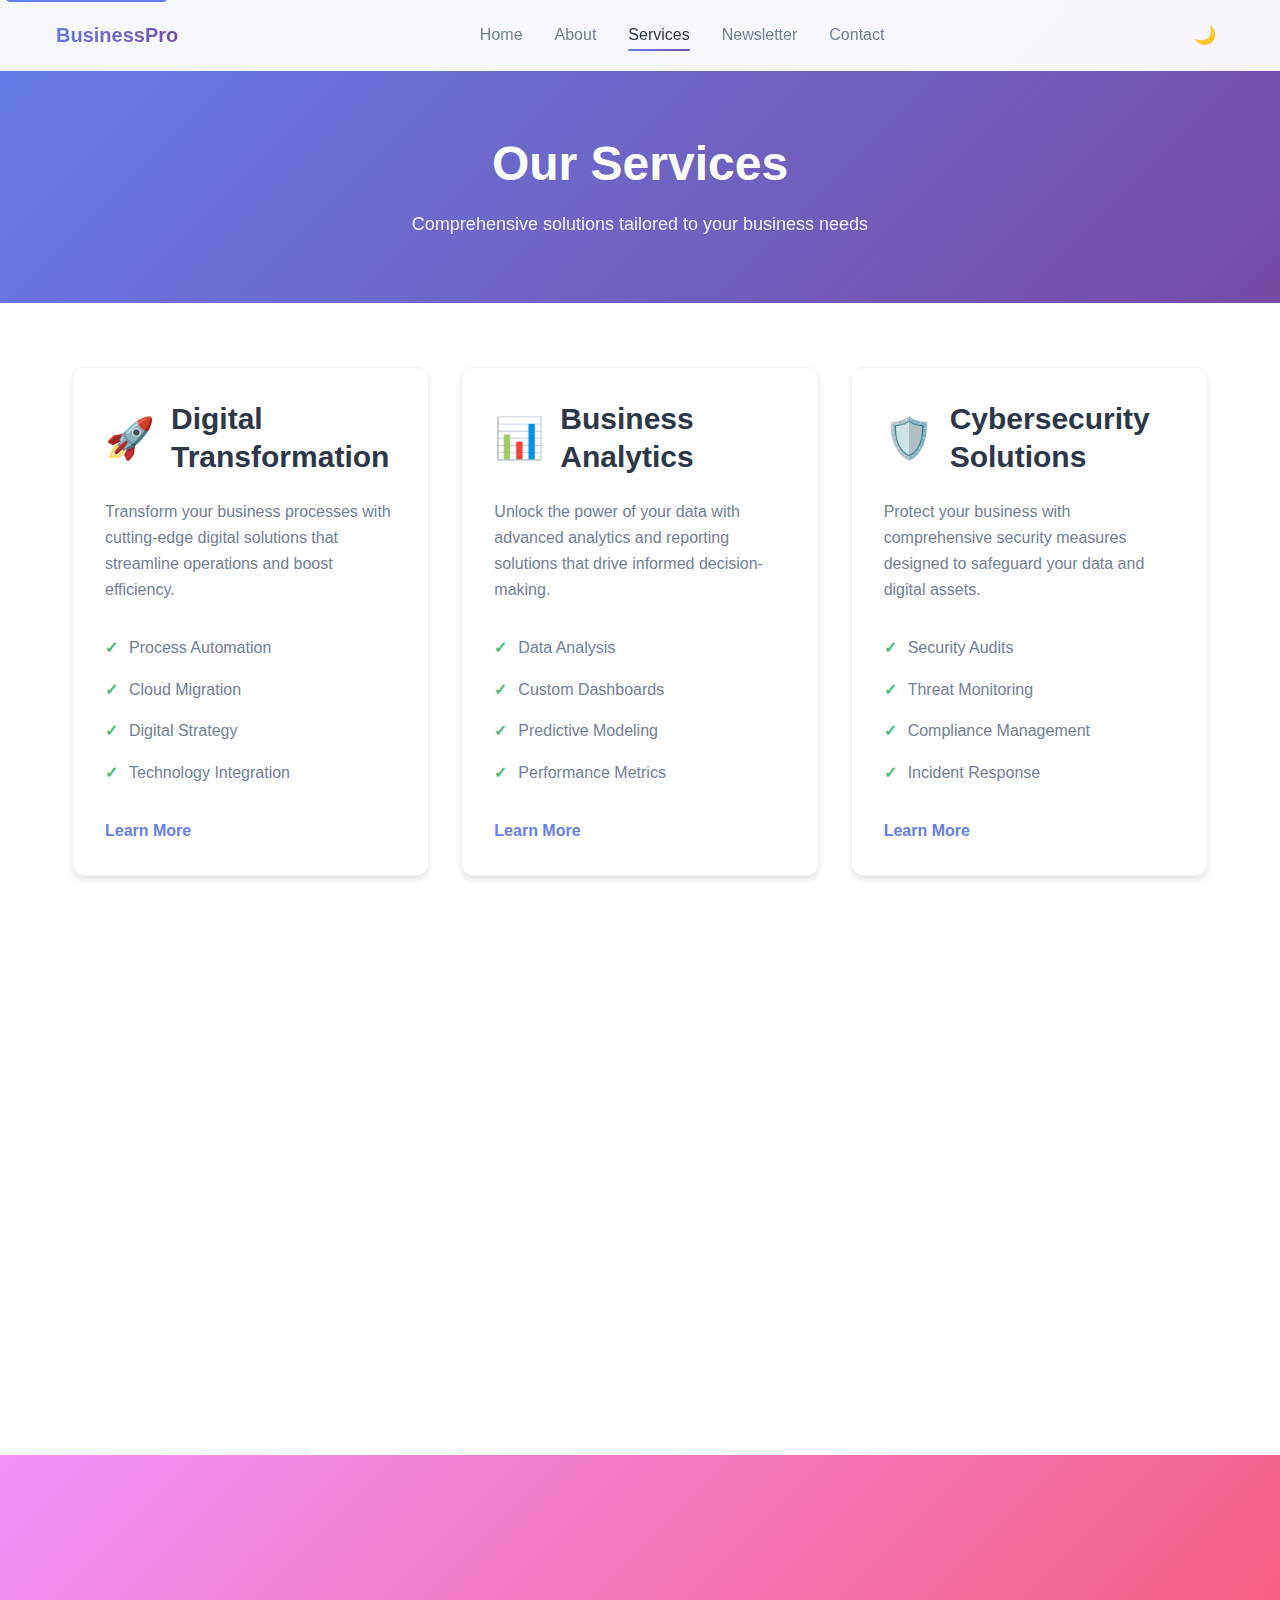
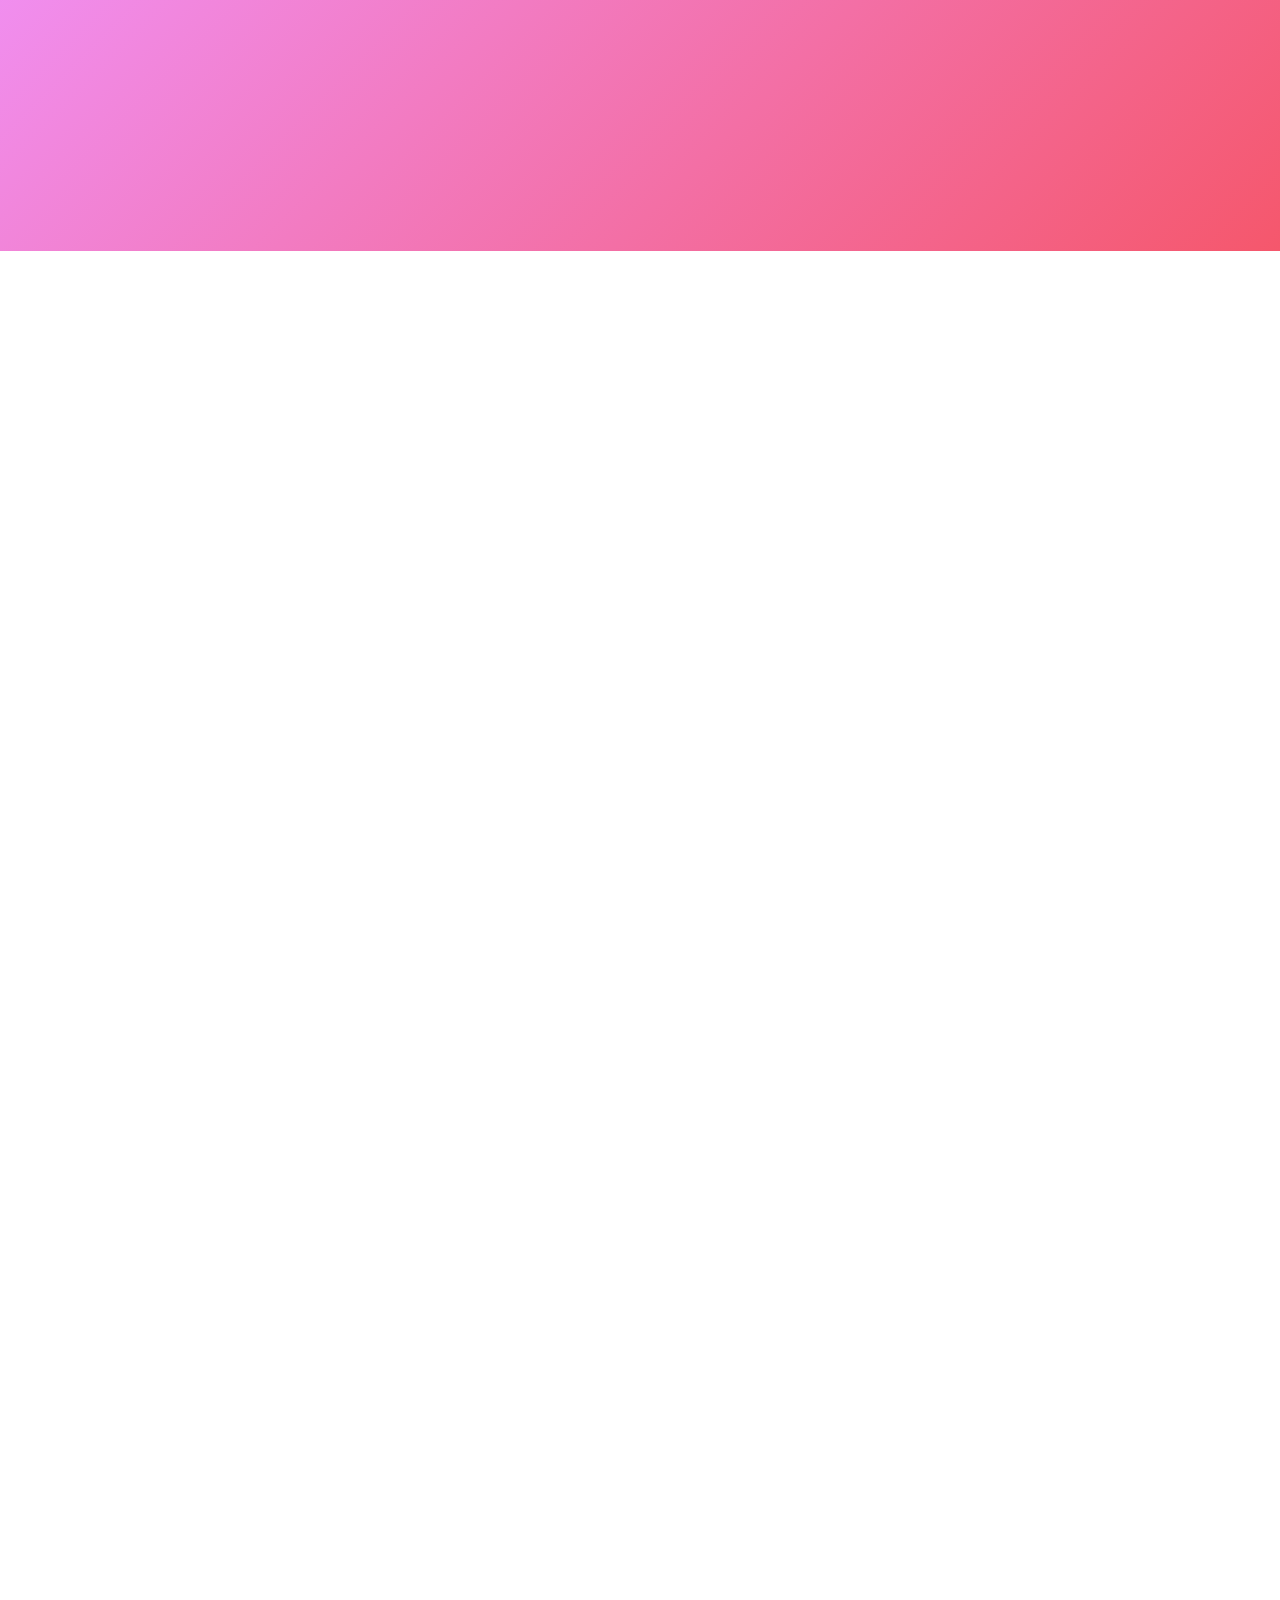
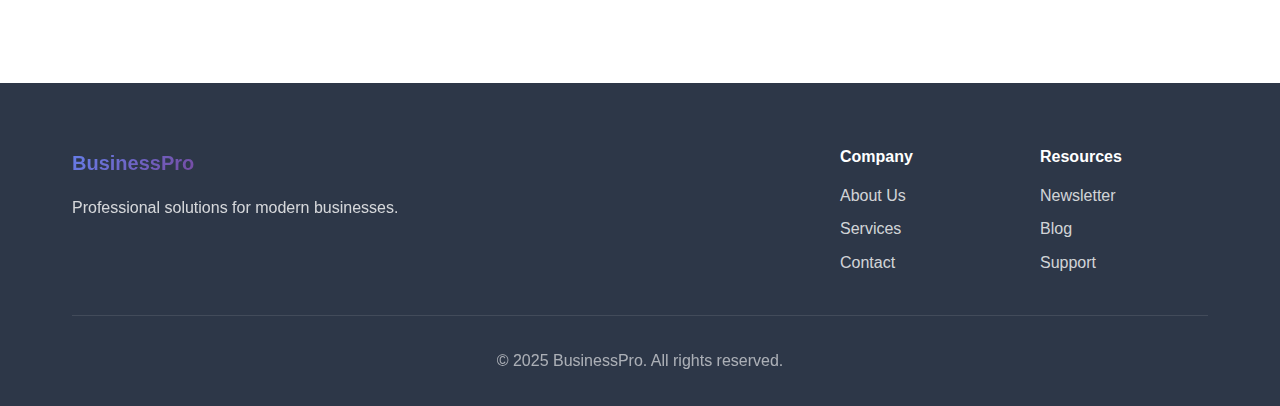
<file: Template1/services.html>
<!DOCTYPE html>
<html lang="en">
<head>
    <meta charset="UTF-8">
    <meta name="viewport" content="width=device-width, initial-scale=1.0">
    <title>Services - BusinessPro</title>
    <meta name="description" content="Explore our comprehensive business solutions and services">
    <link rel="stylesheet" href="styles.css">
</head>
<body>
    <header class="header">
        <nav class="nav container">
            <div class="nav__brand">
                <span class="logo">BusinessPro</span>
            </div>
            <ul class="nav__menu">
                <li><a href="index.html" class="nav__link">Home</a></li>
                <li><a href="about.html" class="nav__link">About</a></li>
                <li><a href="services.html" class="nav__link active">Services</a></li>
                <li><a href="newsletter.html" class="nav__link">Newsletter</a></li>
                <li><a href="contact.html" class="nav__link">Contact</a></li>
            </ul>
            <div class="nav__actions">
                <button class="theme-toggle" id="themeToggle">
                    <span class="theme-toggle__icon">🌙</span>
                </button>
                <button class="nav__toggle" id="navToggle">
                    <span></span>
                    <span></span>
                    <span></span>
                </button>
            </div>
        </nav>
    </header>

    <main>
        <!-- Page Header -->
        <section class="page-header gradient-bg">
            <div class="container">
                <div class="page-header__content animate-fade-up">
                    <h1 class="page-header__title">Our Services</h1>
                    <p class="page-header__subtitle">Comprehensive solutions tailored to your business needs</p>
                </div>
            </div>
        </section>

        <!-- Services Overview -->
        <section class="services-overview section">
            <div class="container">
                <div class="services-grid">
                    <div class="service-card animate-on-scroll">
                        <div class="service-card__header">
                            <div class="service-card__icon">🚀</div>
                            <h3 class="service-card__title">Digital Transformation</h3>
                        </div>
                        <p class="service-card__description">Transform your business processes with cutting-edge digital solutions that streamline operations and boost efficiency.</p>
                        <ul class="service-card__features">
                            <li>Process Automation</li>
                            <li>Cloud Migration</li>
                            <li>Digital Strategy</li>
                            <li>Technology Integration</li>
                        </ul>
                        <a href="contact.html" class="service-card__cta">Learn More</a>
                    </div>

                    <div class="service-card animate-on-scroll">
                        <div class="service-card__header">
                            <div class="service-card__icon">📊</div>
                            <h3 class="service-card__title">Business Analytics</h3>
                        </div>
                        <p class="service-card__description">Unlock the power of your data with advanced analytics and reporting solutions that drive informed decision-making.</p>
                        <ul class="service-card__features">
                            <li>Data Analysis</li>
                            <li>Custom Dashboards</li>
                            <li>Predictive Modeling</li>
                            <li>Performance Metrics</li>
                        </ul>
                        <a href="contact.html" class="service-card__cta">Learn More</a>
                    </div>

                    <div class="service-card animate-on-scroll">
                        <div class="service-card__header">
                            <div class="service-card__icon">🛡️</div>
                            <h3 class="service-card__title">Cybersecurity Solutions</h3>
                        </div>
                        <p class="service-card__description">Protect your business with comprehensive security measures designed to safeguard your data and digital assets.</p>
                        <ul class="service-card__features">
                            <li>Security Audits</li>
                            <li>Threat Monitoring</li>
                            <li>Compliance Management</li>
                            <li>Incident Response</li>
                        </ul>
                        <a href="contact.html" class="service-card__cta">Learn More</a>
                    </div>

                    <div class="service-card animate-on-scroll">
                        <div class="service-card__header">
                            <div class="service-card__icon">🌐</div>
                            <h3 class="service-card__title">Web Development</h3>
                        </div>
                        <p class="service-card__description">Create powerful web applications and websites that engage users and drive business growth.</p>
                        <ul class="service-card__features">
                            <li>Custom Web Apps</li>
                            <li>Responsive Design</li>
                            <li>E-commerce Solutions</li>
                            <li>CMS Development</li>
                        </ul>
                        <a href="contact.html" class="service-card__cta">Learn More</a>
                    </div>

                    <div class="service-card animate-on-scroll">
                        <div class="service-card__header">
                            <div class="service-card__icon">📱</div>
                            <h3 class="service-card__title">Mobile Solutions</h3>
                        </div>
                        <p class="service-card__description">Reach your customers wherever they are with native and cross-platform mobile applications.</p>
                        <ul class="service-card__features">
                            <li>iOS Development</li>
                            <li>Android Development</li>
                            <li>Cross-platform Apps</li>
                            <li>App Store Optimization</li>
                        </ul>
                        <a href="contact.html" class="service-card__cta">Learn More</a>
                    </div>

                    <div class="service-card animate-on-scroll">
                        <div class="service-card__header">
                            <div class="service-card__icon">🎯</div>
                            <h3 class="service-card__title">Strategic Consulting</h3>
                        </div>
                        <p class="service-card__description">Get expert guidance on business strategy, technology roadmaps, and digital transformation initiatives.</p>
                        <ul class="service-card__features">
                            <li>Business Strategy</li>
                            <li>Technology Planning</li>
                            <li>Process Optimization</li>
                            <li>Market Analysis</li>
                        </ul>
                        <a href="contact.html" class="service-card__cta">Learn More</a>
                    </div>
                </div>
            </div>
        </section>

        <!-- Process Section -->
        <section class="process gradient-bg-secondary">
            <div class="container">
                <div class="section__header animate-on-scroll">
                    <h2 class="section__title">Our Process</h2>
                    <p class="section__subtitle">A proven methodology that delivers results</p>
                </div>
                <div class="process__steps">
                    <div class="process-step animate-on-scroll">
                        <div class="process-step__number">01</div>
                        <h3 class="process-step__title">Discovery</h3>
                        <p class="process-step__description">We begin by understanding your business goals, challenges, and requirements through detailed consultation.</p>
                    </div>
                    <div class="process-step animate-on-scroll">
                        <div class="process-step__number">02</div>
                        <h3 class="process-step__title">Strategy</h3>
                        <p class="process-step__description">Our team develops a comprehensive strategy tailored to your specific needs and objectives.</p>
                    </div>
                    <div class="process-step animate-on-scroll">
                        <div class="process-step__number">03</div>
                        <h3 class="process-step__title">Implementation</h3>
                        <p class="process-step__description">We execute the solution using industry best practices and cutting-edge technologies.</p>
                    </div>
                    <div class="process-step animate-on-scroll">
                        <div class="process-step__number">04</div>
                        <h3 class="process-step__title">Optimization</h3>
                        <p class="process-step__description">Continuous monitoring and optimization ensure maximum performance and ROI.</p>
                    </div>
                </div>
            </div>
        </section>

        <!-- Pricing Section -->
        <section class="pricing section">
            <div class="container">
                <div class="section__header animate-on-scroll">
                    <h2 class="section__title">Service Packages</h2>
                    <p class="section__subtitle">Flexible options to fit your budget and requirements</p>
                </div>
                <div class="pricing__grid">
                    <div class="pricing-card animate-on-scroll">
                        <div class="pricing-card__header">
                            <h3 class="pricing-card__title">Starter</h3>
                            <div class="pricing-card__price">
                                <span class="pricing-card__currency">$</span>
                                <span class="pricing-card__amount">2,499</span>
                                <span class="pricing-card__period">/project</span>
                            </div>
                        </div>
                        <ul class="pricing-card__features">
                            <li>Basic consultation</li>
                            <li>Small-scale implementation</li>
                            <li>Email support</li>
                            <li>30-day warranty</li>
                        </ul>
                        <a href="contact.html" class="pricing-card__cta btn btn--outline">Get Started</a>
                    </div>

                    <div class="pricing-card pricing-card--featured animate-on-scroll">
                        <div class="pricing-card__badge">Most Popular</div>
                        <div class="pricing-card__header">
                            <h3 class="pricing-card__title">Professional</h3>
                            <div class="pricing-card__price">
                                <span class="pricing-card__currency">$</span>
                                <span class="pricing-card__amount">5,999</span>
                                <span class="pricing-card__period">/project</span>
                            </div>
                        </div>
                        <ul class="pricing-card__features">
                            <li>Comprehensive consultation</li>
                            <li>Full-scale implementation</li>
                            <li>Priority support</li>
                            <li>90-day warranty</li>
                            <li>Performance monitoring</li>
                        </ul>
                        <a href="contact.html" class="pricing-card__cta btn btn--primary">Get Started</a>
                    </div>

                    <div class="pricing-card animate-on-scroll">
                        <div class="pricing-card__header">
                            <h3 class="pricing-card__title">Enterprise</h3>
                            <div class="pricing-card__price">
                                <span class="pricing-card__currency">$</span>
                                <span class="pricing-card__amount">Custom</span>
                                <span class="pricing-card__period">/quote</span>
                            </div>
                        </div>
                        <ul class="pricing-card__features">
                            <li>Custom solutions</li>
                            <li>Dedicated team</li>
                            <li>24/7 support</li>
                            <li>Extended warranty</li>
                            <li>Ongoing optimization</li>
                        </ul>
                        <a href="contact.html" class="pricing-card__cta btn btn--outline">Contact Us</a>
                    </div>
                </div>
            </div>
        </section>

        <!-- FAQ Section -->
        <section class="faq section">
            <div class="container">
                <div class="section__header animate-on-scroll">
                    <h2 class="section__title">Frequently Asked Questions</h2>
                    <p class="section__subtitle">Get answers to common questions about our services</p>
                </div>
                <div class="faq__list">
                    <div class="faq-item animate-on-scroll">
                        <button class="faq-item__question">How long does a typical project take?</button>
                        <div class="faq-item__answer">
                            <p>Project timelines vary depending on scope and complexity. Most projects are completed within 2-6 months, with regular milestones and updates throughout the process.</p>
                        </div>
                    </div>
                    <div class="faq-item animate-on-scroll">
                        <button class="faq-item__question">Do you provide ongoing support?</button>
                        <div class="faq-item__answer">
                            <p>Yes, we offer comprehensive support packages including maintenance, updates, and technical assistance to ensure your solution continues to perform optimally.</p>
                        </div>
                    </div>
                    <div class="faq-item animate-on-scroll">
                        <button class="faq-item__question">Can you work with existing systems?</button>
                        <div class="faq-item__answer">
                            <p>Absolutely. We specialize in integrating new solutions with existing infrastructure, ensuring seamless operation and minimal disruption to your business.</p>
                        </div>
                    </div>
                    <div class="faq-item animate-on-scroll">
                        <button class="faq-item__question">What industries do you serve?</button>
                        <div class="faq-item__answer">
                            <p>We work with businesses across various industries including healthcare, finance, retail, manufacturing, and technology. Our solutions are adaptable to any sector.</p>
                        </div>
                    </div>
                </div>
            </div>
        </section>
    </main>

    <footer class="footer">
        <div class="container">
            <div class="footer__content">
                <div class="footer__brand">
                    <span class="logo">BusinessPro</span>
                    <p>Professional solutions for modern businesses.</p>
                </div>
                <div class="footer__links">
                    <div class="footer__group">
                        <h4>Company</h4>
                        <ul>
                            <li><a href="about.html">About Us</a></li>
                            <li><a href="services.html">Services</a></li>
                            <li><a href="contact.html">Contact</a></li>
                        </ul>
                    </div>
                    <div class="footer__group">
                        <h4>Resources</h4>
                        <ul>
                            <li><a href="newsletter.html">Newsletter</a></li>
                            <li><a href="#">Blog</a></li>
                            <li><a href="#">Support</a></li>
                        </ul>
                    </div>
                </div>
            </div>
            <div class="footer__bottom">
                <p>&copy; 2025 BusinessPro. All rights reserved.</p>
            </div>
        </div>
    </footer>

    <script src="scripts.js"></script>
</body>
</html>
</file>
<file: Template1/styles.css>
/* CSS Reset and Base Styles */
* {
  margin: 0;
  padding: 0;
  box-sizing: border-box;
}

html {
  scroll-behavior: smooth;
}

body {
  font-family: -apple-system, BlinkMacSystemFont, 'Segoe UI', Roboto, Oxygen, Ubuntu, Cantarell, sans-serif;
  line-height: 1.6;
  color: var(--text-primary);
  background-color: var(--bg-primary);
  transition: color 0.3s ease, background-color 0.3s ease;
}

/* CSS Custom Properties (Variables) */
:root {
  /* Colors - Light Theme */
  --primary: #667eea;
  --primary-dark: #5a67d8;
  --secondary: #f093fb;
  --secondary-dark: #ed64a6;
  --accent: #4fd1c7;
  --success: #48bb78;
  --warning: #ed8936;
  --error: #f56565;
  
  /* Text Colors */
  --text-primary: #2d3748;
  --text-secondary: #718096;
  --text-muted: #a0aec0;
  --text-white: #ffffff;
  
  /* Background Colors */
  --bg-primary: #ffffff;
  --bg-secondary: #f7fafc;
  --bg-accent: #edf2f7;
  --bg-dark: #2d3748;
  
  /* Gradients */
  --gradient-primary: linear-gradient(135deg, #667eea 0%, #764ba2 100%);
  --gradient-secondary: linear-gradient(135deg, #f093fb 0%, #f5576c 100%);
  --gradient-accent: linear-gradient(135deg, #4fd1c7 0%, #a78bfa 100%);
  
  /* Spacing */
  --spacing-xs: 0.25rem;
  --spacing-sm: 0.5rem;
  --spacing-md: 1rem;
  --spacing-lg: 1.5rem;
  --spacing-xl: 2rem;
  --spacing-2xl: 3rem;
  --spacing-3xl: 4rem;
  
  /* Border Radius */
  --radius-sm: 4px;
  --radius-md: 8px;
  --radius-lg: 12px;
  --radius-xl: 16px;
  --radius-full: 9999px;
  
  /* Shadows */
  --shadow-sm: 0 1px 3px rgba(0, 0, 0, 0.1);
  --shadow-md: 0 4px 6px rgba(0, 0, 0, 0.1);
  --shadow-lg: 0 10px 15px rgba(0, 0, 0, 0.1);
  --shadow-xl: 0 20px 25px rgba(0, 0, 0, 0.1);
  
  /* Transitions */
  --transition-fast: 0.15s ease;
  --transition-normal: 0.3s ease;
  --transition-slow: 0.5s ease;
  
  /* Typography */
  --font-size-xs: 0.75rem;
  --font-size-sm: 0.875rem;
  --font-size-base: 1rem;
  --font-size-lg: 1.125rem;
  --font-size-xl: 1.25rem;
  --font-size-2xl: 1.5rem;
  --font-size-3xl: 1.875rem;
  --font-size-4xl: 2.25rem;
  --font-size-5xl: 3rem;
  
  /* Line Heights */
  --leading-tight: 1.25;
  --leading-normal: 1.5;
  --leading-relaxed: 1.625;
}

/* Dark Theme */
[data-theme="dark"] {
  --text-primary: #f7fafc;
  --text-secondary: #e2e8f0;
  --text-muted: #a0aec0;
  
  --bg-primary: #1a202c;
  --bg-secondary: #2d3748;
  --bg-accent: #4a5568;
  --bg-dark: #171923;
}

/* Container */
.container {
  width: 100%;
  max-width: 1200px;
  margin: 0 auto;
  padding: 0 var(--spacing-md);
}

@media (min-width: 640px) {
  .container {
    padding: 0 var(--spacing-lg);
  }
}

@media (min-width: 1024px) {
  .container {
    padding: 0 var(--spacing-xl);
  }
}

/* Typography */
h1, h2, h3, h4, h5, h6 {
  font-weight: 700;
  line-height: var(--leading-tight);
  margin-bottom: var(--spacing-md);
}

h1 { font-size: var(--font-size-5xl); }
h2 { font-size: var(--font-size-4xl); }
h3 { font-size: var(--font-size-3xl); }
h4 { font-size: var(--font-size-2xl); }
h5 { font-size: var(--font-size-xl); }
h6 { font-size: var(--font-size-lg); }

p {
  margin-bottom: var(--spacing-md);
  line-height: var(--leading-relaxed);
}

a {
  color: var(--primary);
  text-decoration: none;
  transition: color var(--transition-fast);
}

a:hover {
  color: var(--primary-dark);
}

/* Header */
.header {
  position: fixed;
  top: 0;
  left: 0;
  right: 0;
  background: rgba(255, 255, 255, 0.95);
  backdrop-filter: blur(10px);
  border-bottom: 1px solid var(--bg-accent);
  z-index: 1000;
  transition: all var(--transition-normal);
}

[data-theme="dark"] .header {
  background: rgba(26, 32, 44, 0.95);
  border-bottom-color: var(--bg-accent);
}

.nav {
  display: flex;
  align-items: center;
  justify-content: space-between;
  padding: var(--spacing-md) var(--spacing-md);
  min-height: 70px;
}

.nav__brand {
  flex-shrink: 0;
}

.logo {
  font-size: var(--font-size-xl);
  font-weight: 800;
  background: var(--gradient-primary);
  -webkit-background-clip: text;
  -webkit-text-fill-color: transparent;
  background-clip: text;
}

.nav__menu {
  display: none;
  list-style: none;
  align-items: center;
  gap: var(--spacing-xl);
}

@media (min-width: 768px) {
  .nav__menu {
    display: flex;
  }
}

.nav__link {
  font-weight: 500;
  color: var(--text-secondary);
  transition: color var(--transition-fast);
  position: relative;
}

.nav__link:hover,
.nav__link.active {
  color: var(--text-primary);
}

.nav__link.active::after {
  content: '';
  position: absolute;
  bottom: -8px;
  left: 0;
  right: 0;
  height: 2px;
  background: var(--gradient-primary);
  border-radius: var(--radius-full);
}

.nav__actions {
  display: flex;
  align-items: center;
  gap: var(--spacing-md);
}

.theme-toggle {
  background: none;
  border: none;
  font-size: var(--font-size-lg);
  cursor: pointer;
  padding: var(--spacing-sm);
  border-radius: var(--radius-md);
  transition: background-color var(--transition-fast);
}

.theme-toggle:hover {
  background-color: var(--bg-accent);
}

.nav__toggle {
  display: flex;
  flex-direction: column;
  gap: 4px;
  background: none;
  border: none;
  cursor: pointer;
  padding: var(--spacing-sm);
}

@media (min-width: 768px) {
  .nav__toggle {
    display: none;
  }
}

.nav__toggle span {
  width: 24px;
  height: 2px;
  background-color: var(--text-primary);
  transition: all var(--transition-fast);
}

/* Buttons */
.btn {
  display: inline-flex;
  align-items: center;
  justify-content: center;
  padding: var(--spacing-md) var(--spacing-xl);
  font-weight: 600;
  text-decoration: none;
  border-radius: var(--radius-md);
  border: 2px solid transparent;
  cursor: pointer;
  transition: all var(--transition-normal);
  font-size: var(--font-size-base);
  line-height: 1;
  min-height: 44px;
}

.btn--primary {
  background: var(--gradient-primary);
  color: var(--text-white);
  box-shadow: var(--shadow-md);
}

.btn--primary:hover {
  transform: translateY(-2px);
  box-shadow: var(--shadow-lg);
  color: var(--text-white);
}

.btn--secondary {
  background: var(--gradient-secondary);
  color: var(--text-white);
}

.btn--secondary:hover {
  transform: translateY(-2px);
  box-shadow: var(--shadow-lg);
  color: var(--text-white);
}

.btn--white {
  background: rgba(255, 255, 255, 0.9);
  color: var(--primary);
  backdrop-filter: blur(10px);
}

.btn--white:hover {
  background: rgba(255, 255, 255, 1);
  transform: translateY(-2px);
  box-shadow: var(--shadow-lg);
  color: var(--primary);
}

.btn--outline {
  background: transparent;
  color: var(--primary);
  border-color: var(--primary);
}

.btn--outline:hover {
  background: var(--primary);
  color: var(--text-white);
}

.btn--full {
  width: 100%;
}

/* Sections */
.section {
  padding: var(--spacing-3xl) 0;
}

.section__header {
  text-align: center;
  margin-bottom: var(--spacing-3xl);
}

.section__title {
  margin-bottom: var(--spacing-md);
}

.section__subtitle {
  font-size: var(--font-size-lg);
  color: var(--text-secondary);
  max-width: 600px;
  margin: 0 auto;
}

/* Gradients */
.gradient-bg {
  background: var(--gradient-primary);
  color: var(--text-white);
}

.gradient-bg-secondary {
  background: var(--gradient-secondary);
  color: var(--text-white);
}

/* Hero Section */
.hero {
  padding: calc(70px + var(--spacing-3xl)) 0 var(--spacing-3xl);
  min-height: 100vh;
  display: flex;
  align-items: center;
}

.hero .container {
  display: grid;
  gap: var(--spacing-3xl);
  align-items: center;
}

@media (min-width: 1024px) {
  .hero .container {
    grid-template-columns: 1fr 1fr;
  }
}

.hero__content {
  text-align: center;
}

@media (min-width: 1024px) {
  .hero__content {
    text-align: left;
  }
}

.hero__title {
  font-size: var(--font-size-4xl);
  margin-bottom: var(--spacing-lg);
  line-height: var(--leading-tight);
}

@media (min-width: 768px) {
  .hero__title {
    font-size: var(--font-size-5xl);
  }
}

.hero__subtitle {
  font-size: var(--font-size-lg);
  margin-bottom: var(--spacing-xl);
  opacity: 0.9;
}

.hero__actions {
  display: flex;
  flex-direction: column;
  gap: var(--spacing-md);
  align-items: center;
}

@media (min-width: 640px) {
  .hero__actions {
    flex-direction: row;
    justify-content: center;
  }
}

@media (min-width: 1024px) {
  .hero__actions {
    justify-content: flex-start;
  }
}

.hero__visual {
  display: flex;
  justify-content: center;
}

.hero__placeholder {
  background: rgba(255, 255, 255, 0.1);
  border-radius: var(--radius-lg);
  padding: var(--spacing-3xl);
  text-align: center;
  backdrop-filter: blur(10px);
  border: 1px solid rgba(255, 255, 255, 0.2);
  width: 100%;
  max-width: 400px;
}

.placeholder-icon {
  font-size: 4rem;
  margin-bottom: var(--spacing-md);
}

/* Page Header */
.page-header {
  padding: calc(70px + var(--spacing-3xl)) 0 var(--spacing-3xl);
  text-align: center;
}

.page-header__title {
  margin-bottom: var(--spacing-md);
}

.page-header__subtitle {
  font-size: var(--font-size-lg);
  opacity: 0.9;
  max-width: 600px;
  margin: 0 auto;
}

/* Features Section */
.features__grid {
  display: grid;
  gap: var(--spacing-xl);
  grid-template-columns: repeat(auto-fit, minmax(300px, 1fr));
}

.feature-card {
  background: var(--bg-primary);
  padding: var(--spacing-xl);
  border-radius: var(--radius-lg);
  box-shadow: var(--shadow-md);
  text-align: center;
  transition: transform var(--transition-normal), box-shadow var(--transition-normal);
  border: 1px solid var(--bg-accent);
}

.feature-card:hover {
  transform: translateY(-8px);
  box-shadow: var(--shadow-xl);
}

.feature-card__icon {
  font-size: 3rem;
  margin-bottom: var(--spacing-lg);
}

.feature-card__title {
  margin-bottom: var(--spacing-md);
  color: var(--text-primary);
}

.feature-card__description {
  color: var(--text-secondary);
}

/* Stats Section */
.stats {
  padding: var(--spacing-3xl) 0;
}

.stats__grid {
  display: grid;
  grid-template-columns: repeat(2, 1fr);
  gap: var(--spacing-xl);
}

@media (min-width: 768px) {
  .stats__grid {
    grid-template-columns: repeat(4, 1fr);
  }
}

.stat-item {
  text-align: center;
}

.stat-item__number {
  font-size: var(--font-size-4xl);
  font-weight: 800;
  margin-bottom: var(--spacing-sm);
  background: linear-gradient(45deg, rgba(255, 255, 255, 1), rgba(255, 255, 255, 0.8));
  -webkit-background-clip: text;
  -webkit-text-fill-color: transparent;
  background-clip: text;
}

.stat-item__label {
  font-size: var(--font-size-lg);
  opacity: 0.9;
}

/* Testimonials */
.testimonials__grid {
  display: grid;
  gap: var(--spacing-xl);
  grid-template-columns: repeat(auto-fit, minmax(350px, 1fr));
}

.testimonial-card {
  background: var(--bg-primary);
  padding: var(--spacing-xl);
  border-radius: var(--radius-lg);
  box-shadow: var(--shadow-md);
  border: 1px solid var(--bg-accent);
}

.testimonial-card__content {
  margin-bottom: var(--spacing-lg);
}

.testimonial-card__content p {
  font-style: italic;
  color: var(--text-secondary);
  margin-bottom: 0;
}

.testimonial-card__author {
  display: flex;
  align-items: center;
  gap: var(--spacing-md);
}

.testimonial-card__avatar {
  width: 48px;
  height: 48px;
  border-radius: var(--radius-full);
  background: var(--gradient-primary);
  display: flex;
  align-items: center;
  justify-content: center;
  font-size: var(--font-size-lg);
}

.testimonial-card__info h4 {
  margin-bottom: var(--spacing-xs);
  font-size: var(--font-size-base);
  color: var(--text-primary);
}

.testimonial-card__info p {
  margin: 0;
  color: var(--text-muted);
  font-size: var(--font-size-sm);
}

/* CTA Section */
.cta {
  padding: var(--spacing-3xl) 0;
  text-align: center;
}

.cta__title {
  margin-bottom: var(--spacing-md);
}

.cta__subtitle {
  font-size: var(--font-size-lg);
  opacity: 0.9;
  margin-bottom: var(--spacing-xl);
  max-width: 600px;
  margin-left: auto;
  margin-right: auto;
}

.cta__actions {
  display: flex;
  flex-direction: column;
  gap: var(--spacing-md);
  align-items: center;
}

@media (min-width: 640px) {
  .cta__actions {
    flex-direction: row;
    justify-content: center;
  }
}

/* Forms */
.form {
  max-width: 600px;
}

.form-row {
  display: grid;
  gap: var(--spacing-md);
}

@media (min-width: 640px) {
  .form-row {
    grid-template-columns: 1fr 1fr;
  }
}

.form-group {
  margin-bottom: var(--spacing-lg);
}

.form-label {
  display: block;
  margin-bottom: var(--spacing-sm);
  font-weight: 600;
  color: var(--text-primary);
}

.form-input,
.form-select,
.form-textarea {
  width: 100%;
  padding: var(--spacing-md);
  border: 2px solid var(--bg-accent);
  border-radius: var(--radius-md);
  background-color: var(--bg-primary);
  color: var(--text-primary);
  font-size: var(--font-size-base);
  transition: all var(--transition-normal);
}

.form-input:focus,
.form-select:focus,
.form-textarea:focus {
  outline: none;
  border-color: var(--primary);
  box-shadow: 0 0 0 3px rgba(102, 126, 234, 0.1);
}

.form-textarea {
  resize: vertical;
  min-height: 120px;
}

.checkbox-group {
  display: flex;
  align-items: flex-start;
  gap: var(--spacing-sm);
}

.checkbox-group input[type="checkbox"] {
  margin-top: 2px;
  flex-shrink: 0;
}

.checkbox-label {
  font-size: var(--font-size-sm);
  line-height: var(--leading-relaxed);
  color: var(--text-secondary);
}

.form-error {
  display: block;
  margin-top: var(--spacing-xs);
  font-size: var(--font-size-sm);
  color: var(--error);
}

/* Service Cards */
.services-grid {
  display: grid;
  gap: var(--spacing-xl);
  grid-template-columns: repeat(auto-fit, minmax(350px, 1fr));
}

.service-card {
  background: var(--bg-primary);
  border-radius: var(--radius-lg);
  padding: var(--spacing-xl);
  box-shadow: var(--shadow-md);
  border: 1px solid var(--bg-accent);
  transition: transform var(--transition-normal), box-shadow var(--transition-normal);
}

.service-card:hover {
  transform: translateY(-4px);
  box-shadow: var(--shadow-xl);
}

.service-card__header {
  display: flex;
  align-items: center;
  gap: var(--spacing-md);
  margin-bottom: var(--spacing-lg);
}

.service-card__icon {
  font-size: 2.5rem;
  flex-shrink: 0;
}

.service-card__title {
  margin: 0;
  color: var(--text-primary);
}

.service-card__description {
  margin-bottom: var(--spacing-lg);
  color: var(--text-secondary);
}

.service-card__features {
  list-style: none;
  margin-bottom: var(--spacing-lg);
}

.service-card__features li {
  padding: var(--spacing-sm) 0;
  color: var(--text-secondary);
  position: relative;
  padding-left: var(--spacing-lg);
}

.service-card__features li::before {
  content: '✓';
  position: absolute;
  left: 0;
  color: var(--success);
  font-weight: bold;
}

.service-card__cta {
  color: var(--primary);
  font-weight: 600;
  text-decoration: none;
  transition: color var(--transition-fast);
}

.service-card__cta:hover {
  color: var(--primary-dark);
}

/* Process Steps */
.process__steps {
  display: grid;
  gap: var(--spacing-xl);
  grid-template-columns: repeat(auto-fit, minmax(250px, 1fr));
}

.process-step {
  text-align: center;
  position: relative;
}

.process-step__number {
  width: 60px;
  height: 60px;
  border-radius: var(--radius-full);
  background: rgba(255, 255, 255, 0.2);
  display: flex;
  align-items: center;
  justify-content: center;
  font-size: var(--font-size-2xl);
  font-weight: 800;
  margin: 0 auto var(--spacing-lg);
  border: 2px solid rgba(255, 255, 255, 0.3);
}

.process-step__title {
  margin-bottom: var(--spacing-md);
}

.process-step__description {
  opacity: 0.9;
  margin: 0;
}

/* Pricing Cards */
.pricing__grid {
  display: grid;
  gap: var(--spacing-xl);
  grid-template-columns: repeat(auto-fit, minmax(300px, 1fr));
}

.pricing-card {
  background: var(--bg-primary);
  border-radius: var(--radius-lg);
  padding: var(--spacing-xl);
  box-shadow: var(--shadow-md);
  border: 1px solid var(--bg-accent);
  position: relative;
  text-align: center;
  transition: transform var(--transition-normal), box-shadow var(--transition-normal);
}

.pricing-card:hover {
  transform: translateY(-4px);
  box-shadow: var(--shadow-xl);
}

.pricing-card--featured {
  border: 2px solid var(--primary);
  transform: scale(1.05);
}

.pricing-card__badge {
  position: absolute;
  top: -12px;
  left: 50%;
  transform: translateX(-50%);
  background: var(--gradient-primary);
  color: var(--text-white);
  padding: var(--spacing-sm) var(--spacing-md);
  border-radius: var(--radius-full);
  font-size: var(--font-size-sm);
  font-weight: 600;
}

.pricing-card__header {
  margin-bottom: var(--spacing-xl);
}

.pricing-card__title {
  margin-bottom: var(--spacing-lg);
  color: var(--text-primary);
}

.pricing-card__price {
  display: flex;
  align-items: baseline;
  justify-content: center;
  gap: var(--spacing-xs);
}

.pricing-card__currency {
  font-size: var(--font-size-lg);
  color: var(--text-secondary);
}

.pricing-card__amount {
  font-size: var(--font-size-4xl);
  font-weight: 800;
  color: var(--text-primary);
}

.pricing-card__period {
  font-size: var(--font-size-base);
  color: var(--text-secondary);
}

.pricing-card__features {
  list-style: none;
  margin-bottom: var(--spacing-xl);
  text-align: left;
}

.pricing-card__features li {
  padding: var(--spacing-sm) 0;
  color: var(--text-secondary);
  position: relative;
  padding-left: var(--spacing-lg);
}

.pricing-card__features li::before {
  content: '✓';
  position: absolute;
  left: 0;
  color: var(--success);
  font-weight: bold;
}

/* FAQ */
.faq__list {
  max-width: 800px;
  margin: 0 auto;
}

.faq-item {
  margin-bottom: var(--spacing-md);
  border: 1px solid var(--bg-accent);
  border-radius: var(--radius-md);
  overflow: hidden;
}

.faq-item__question {
  width: 100%;
  padding: var(--spacing-lg);
  background: var(--bg-primary);
  border: none;
  text-align: left;
  font-size: var(--font-size-base);
  font-weight: 600;
  color: var(--text-primary);
  cursor: pointer;
  transition: background-color var(--transition-fast);
  display: flex;
  justify-content: space-between;
  align-items: center;
}

.faq-item__question:hover {
  background: var(--bg-accent);
}

.faq-item__question::after {
  content: '+';
  font-size: var(--font-size-xl);
  transition: transform var(--transition-fast);
}

.faq-item.active .faq-item__question::after {
  transform: rotate(45deg);
}

.faq-item__answer {
  max-height: 0;
  overflow: hidden;
  transition: max-height var(--transition-normal);
}

.faq-item.active .faq-item__answer {
  max-height: 200px;
}

.faq-item__answer p {
  padding: 0 var(--spacing-lg) var(--spacing-lg);
  margin: 0;
  color: var(--text-secondary);
}

/* Newsletter */
.newsletter-signup__content {
  display: grid;
  gap: var(--spacing-3xl);
  align-items: start;
}

@media (min-width: 1024px) {
  .newsletter-signup__content {
    grid-template-columns: 1fr 1fr;
  }
}

.newsletter-benefits {
  list-style: none;
  margin-top: var(--spacing-lg);
}

.newsletter-benefits li {
  padding: var(--spacing-sm) 0;
  position: relative;
  padding-left: var(--spacing-lg);
  color: var(--text-secondary);
}

.newsletter-benefits li::before {
  content: '✓';
  position: absolute;
  left: 0;
  color: var(--success);
  font-weight: bold;
}

/* Articles */
.articles__grid {
  display: grid;
  gap: var(--spacing-xl);
  grid-template-columns: repeat(auto-fit, minmax(350px, 1fr));
}

.article-card {
  background: var(--bg-primary);
  border-radius: var(--radius-lg);
  overflow: hidden;
  box-shadow: var(--shadow-md);
  border: 1px solid var(--bg-accent);
  transition: transform var(--transition-normal), box-shadow var(--transition-normal);
}

.article-card:hover {
  transform: translateY(-4px);
  box-shadow: var(--shadow-xl);
}

.article-card__header {
  position: relative;
}

.article-card__image {
  height: 200px;
  background: var(--gradient-accent);
  display: flex;
  align-items: center;
  justify-content: center;
  color: var(--text-white);
}

.article-card__meta {
  position: absolute;
  top: var(--spacing-md);
  left: var(--spacing-md);
  display: flex;
  gap: var(--spacing-sm);
}

.article-card__category,
.article-card__date {
  background: rgba(0, 0, 0, 0.7);
  color: var(--text-white);
  padding: var(--spacing-xs) var(--spacing-sm);
  border-radius: var(--radius-sm);
  font-size: var(--font-size-sm);
}

.article-card__content {
  padding: var(--spacing-lg);
}

.article-card__title {
  margin-bottom: var(--spacing-md);
  color: var(--text-primary);
}

.article-card__excerpt {
  color: var(--text-secondary);
  margin-bottom: var(--spacing-md);
}

.article-card__link {
  color: var(--primary);
  font-weight: 600;
  text-decoration: none;
}

.article-card__link:hover {
  color: var(--primary-dark);
}

/* Contact */
.contact__content {
  display: grid;
  gap: var(--spacing-3xl);
  align-items: start;
}

@media (min-width: 1024px) {
  .contact__content {
    grid-template-columns: 1fr 1fr;
  }
}

.contact__details {
  margin: var(--spacing-xl) 0;
}

.contact__item {
  display: flex;
  gap: var(--spacing-md);
  margin-bottom: var(--spacing-lg);
}

.contact__icon {
  font-size: var(--font-size-xl);
  width: 48px;
  height: 48px;
  display: flex;
  align-items: center;
  justify-content: center;
  background: var(--gradient-primary);
  border-radius: var(--radius-md);
  flex-shrink: 0;
}

.contact__text h4 {
  margin-bottom: var(--spacing-xs);
  color: var(--text-primary);
  font-size: var(--font-size-base);
}

.contact__text p {
  margin: 0;
  color: var(--text-secondary);
}

.social__links {
  display: flex;
  gap: var(--spacing-md);
  margin-top: var(--spacing-md);
}

.social__link {
  padding: var(--spacing-sm) var(--spacing-md);
  background: var(--bg-accent);
  border-radius: var(--radius-md);
  color: var(--text-primary);
  text-decoration: none;
  transition: all var(--transition-fast);
}

.social__link:hover {
  background: var(--primary);
  color: var(--text-white);
}

/* Map */
.map__placeholder {
  background: rgba(255, 255, 255, 0.1);
  border-radius: var(--radius-lg);
  padding: var(--spacing-3xl);
  text-align: center;
  backdrop-filter: blur(10px);
  border: 1px solid rgba(255, 255, 255, 0.2);
  min-height: 400px;
  display: flex;
  flex-direction: column;
  align-items: center;
  justify-content: center;
  gap: var(--spacing-md);
}

/* Quick Contact */
.quick-contact {
  background: var(--bg-secondary);
  text-align: center;
}

.quick-contact__actions {
  display: flex;
  flex-direction: column;
  gap: var(--spacing-md);
  align-items: center;
  margin-top: var(--spacing-xl);
}

@media (min-width: 640px) {
  .quick-contact__actions {
    flex-direction: row;
    justify-content: center;
  }
}

/* About Page Specific Styles */
.story__grid {
  display: grid;
  gap: var(--spacing-3xl);
  align-items: center;
}

@media (min-width: 1024px) {
  .story__grid {
    grid-template-columns: 1fr 1fr;
  }
}

.story__highlights {
  display: grid;
  gap: var(--spacing-md);
  grid-template-columns: repeat(2, 1fr);
  margin-top: var(--spacing-xl);
}

.highlight {
  text-align: center;
  padding: var(--spacing-md);
  background: var(--bg-accent);
  border-radius: var(--radius-md);
}

.highlight strong {
  display: block;
  font-size: var(--font-size-2xl);
  font-weight: 800;
  color: var(--primary);
  margin-bottom: var(--spacing-xs);
}

.highlight span {
  color: var(--text-secondary);
  font-size: var(--font-size-sm);
}

.story__visual {
  display: flex;
  justify-content: center;
}

.story__placeholder {
  background: var(--bg-accent);
  border-radius: var(--radius-lg);
  padding: var(--spacing-3xl);
  text-align: center;
  width: 100%;
  max-width: 400px;
}

.mission__grid {
  display: grid;
  gap: var(--spacing-xl);
  grid-template-columns: repeat(auto-fit, minmax(250px, 1fr));
}

.mission__card {
  background: rgba(255, 255, 255, 0.1);
  padding: var(--spacing-xl);
  border-radius: var(--radius-lg);
  text-align: center;
  backdrop-filter: blur(10px);
  border: 1px solid rgba(255, 255, 255, 0.2);
  transition: transform var(--transition-normal);
}

.mission__card:hover {
  transform: translateY(-4px);
}

.mission__icon {
  font-size: 3rem;
  margin-bottom: var(--spacing-lg);
}

.mission__card h3 {
  margin-bottom: var(--spacing-md);
  color: var(--text-white);
}

.mission__card p {
  opacity: 0.9;
  margin: 0;
}

.team__grid {
  display: grid;
  gap: var(--spacing-xl);
  grid-template-columns: repeat(auto-fit, minmax(280px, 1fr));
}

.team-member {
  background: var(--bg-primary);
  padding: var(--spacing-xl);
  border-radius: var(--radius-lg);
  text-align: center;
  box-shadow: var(--shadow-md);
  border: 1px solid var(--bg-accent);
  transition: transform var(--transition-normal);
}

.team-member:hover {
  transform: translateY(-4px);
}

.team-member__avatar {
  width: 80px;
  height: 80px;
  border-radius: var(--radius-full);
  background: var(--gradient-primary);
  display: flex;
  align-items: center;
  justify-content: center;
  font-size: var(--font-size-2xl);
  margin: 0 auto var(--spacing-lg);
}

.team-member__name {
  margin-bottom: var(--spacing-sm);
  color: var(--text-primary);
  font-size: var(--font-size-xl);
}

.team-member__role {
  color: var(--primary);
  font-weight: 600;
  margin-bottom: var(--spacing-md);
}

.team-member__bio {
  color: var(--text-secondary);
  margin: 0;
}

.awards__grid {
  display: grid;
  gap: var(--spacing-xl);
  grid-template-columns: repeat(auto-fit, minmax(250px, 1fr));
}

.award-item {
  text-align: center;
  padding: var(--spacing-xl);
  background: var(--bg-primary);
  border-radius: var(--radius-lg);
  box-shadow: var(--shadow-md);
  border: 1px solid var(--bg-accent);
}

.award-item__icon {
  font-size: 3rem;
  margin-bottom: var(--spacing-lg);
}

.award-item h3 {
  margin-bottom: var(--spacing-md);
  color: var(--text-primary);
}

.award-item p {
  color: var(--text-secondary);
  margin: 0;
}

/* Footer */
.footer {
  background: var(--bg-dark);
  color: var(--text-white);
  padding: var(--spacing-3xl) 0 var(--spacing-xl);
}

[data-theme="dark"] .footer {
  background: var(--bg-dark);
}

.footer__content {
  display: grid;
  gap: var(--spacing-xl);
  margin-bottom: var(--spacing-xl);
}

@media (min-width: 768px) {
  .footer__content {
    grid-template-columns: 1fr 1fr;
  }
}

@media (min-width: 1024px) {
  .footer__content {
    grid-template-columns: 2fr 1fr;
  }
}

.footer__brand p {
  margin-top: var(--spacing-md);
  opacity: 0.8;
}

.footer__links {
  display: grid;
  gap: var(--spacing-xl);
  grid-template-columns: repeat(auto-fit, minmax(150px, 1fr));
}

.footer__group h4 {
  margin-bottom: var(--spacing-md);
  font-size: var(--font-size-base);
}

.footer__group ul {
  list-style: none;
}

.footer__group li {
  margin-bottom: var(--spacing-sm);
}

.footer__group a {
  color: rgba(255, 255, 255, 0.8);
  text-decoration: none;
  transition: color var(--transition-fast);
}

.footer__group a:hover {
  color: var(--text-white);
}

.footer__bottom {
  padding-top: var(--spacing-xl);
  border-top: 1px solid rgba(255, 255, 255, 0.1);
  text-align: center;
}

.footer__bottom p {
  opacity: 0.6;
  margin: 0;
}

/* Animations */
@keyframes fadeUp {
  from {
    opacity: 0;
    transform: translateY(30px);
  }
  to {
    opacity: 1;
    transform: translateY(0);
  }
}

@keyframes fadeLeft {
  from {
    opacity: 0;
    transform: translateX(30px);
  }
  to {
    opacity: 1;
    transform: translateX(0);
  }
}

@keyframes fadeIn {
  from {
    opacity: 0;
  }
  to {
    opacity: 1;
  }
}

.animate-fade-up {
  animation: fadeUp 0.6s ease forwards;
}

.animate-fade-left {
  animation: fadeLeft 0.6s ease forwards;
}

.animate-on-scroll {
  opacity: 0;
  transform: translateY(30px);
  transition: all 0.6s ease;
}

.animate-on-scroll.animate {
  opacity: 1;
  transform: translateY(0);
}

/* Mobile Navigation */
@media (max-width: 767px) {
  .nav__menu {
    position: fixed;
    top: 70px;
    left: 0;
    right: 0;
    background: var(--bg-primary);
    flex-direction: column;
    padding: var(--spacing-xl);
    box-shadow: var(--shadow-lg);
    transform: translateY(-100%);
    opacity: 0;
    visibility: hidden;
    transition: all var(--transition-normal);
  }
  
  .nav__menu.active {
    transform: translateY(0);
    opacity: 1;
    visibility: visible;
  }
  
  .nav__link {
    padding: var(--spacing-md) 0;
    font-size: var(--font-size-lg);
  }
}

/* Responsive Typography */
@media (max-width: 767px) {
  h1 { font-size: var(--font-size-3xl); }
  h2 { font-size: var(--font-size-2xl); }
  h3 { font-size: var(--font-size-xl); }
  
  .hero__title {
    font-size: var(--font-size-3xl);
  }
  
  .section {
    padding: var(--spacing-2xl) 0;
  }
  
  .btn {
    font-size: var(--font-size-sm);
    padding: var(--spacing-sm) var(--spacing-lg);
  }
}

/* High contrast mode support */
@media (prefers-contrast: high) {
  :root {
    --shadow-md: 0 4px 6px rgba(0, 0, 0, 0.3);
    --shadow-lg: 0 10px 15px rgba(0, 0, 0, 0.3);
    --shadow-xl: 0 20px 25px rgba(0, 0, 0, 0.3);
  }
}

/* Reduced motion support */
@media (prefers-reduced-motion: reduce) {
  *,
  ::before,
  ::after {
    animation-duration: 0.01ms !important;
    animation-iteration-count: 1 !important;
    transition-duration: 0.01ms !important;
  }
  
  html {
    scroll-behavior: auto;
  }
}

/* Print styles */
@media print {
  .header,
  .footer,
  .nav__toggle,
  .theme-toggle,
  .btn {
    display: none !important;
  }
  
  body {
    background: white !important;
    color: black !important;
  }
  
  .section {
    page-break-inside: avoid;
  }
}
</file>
